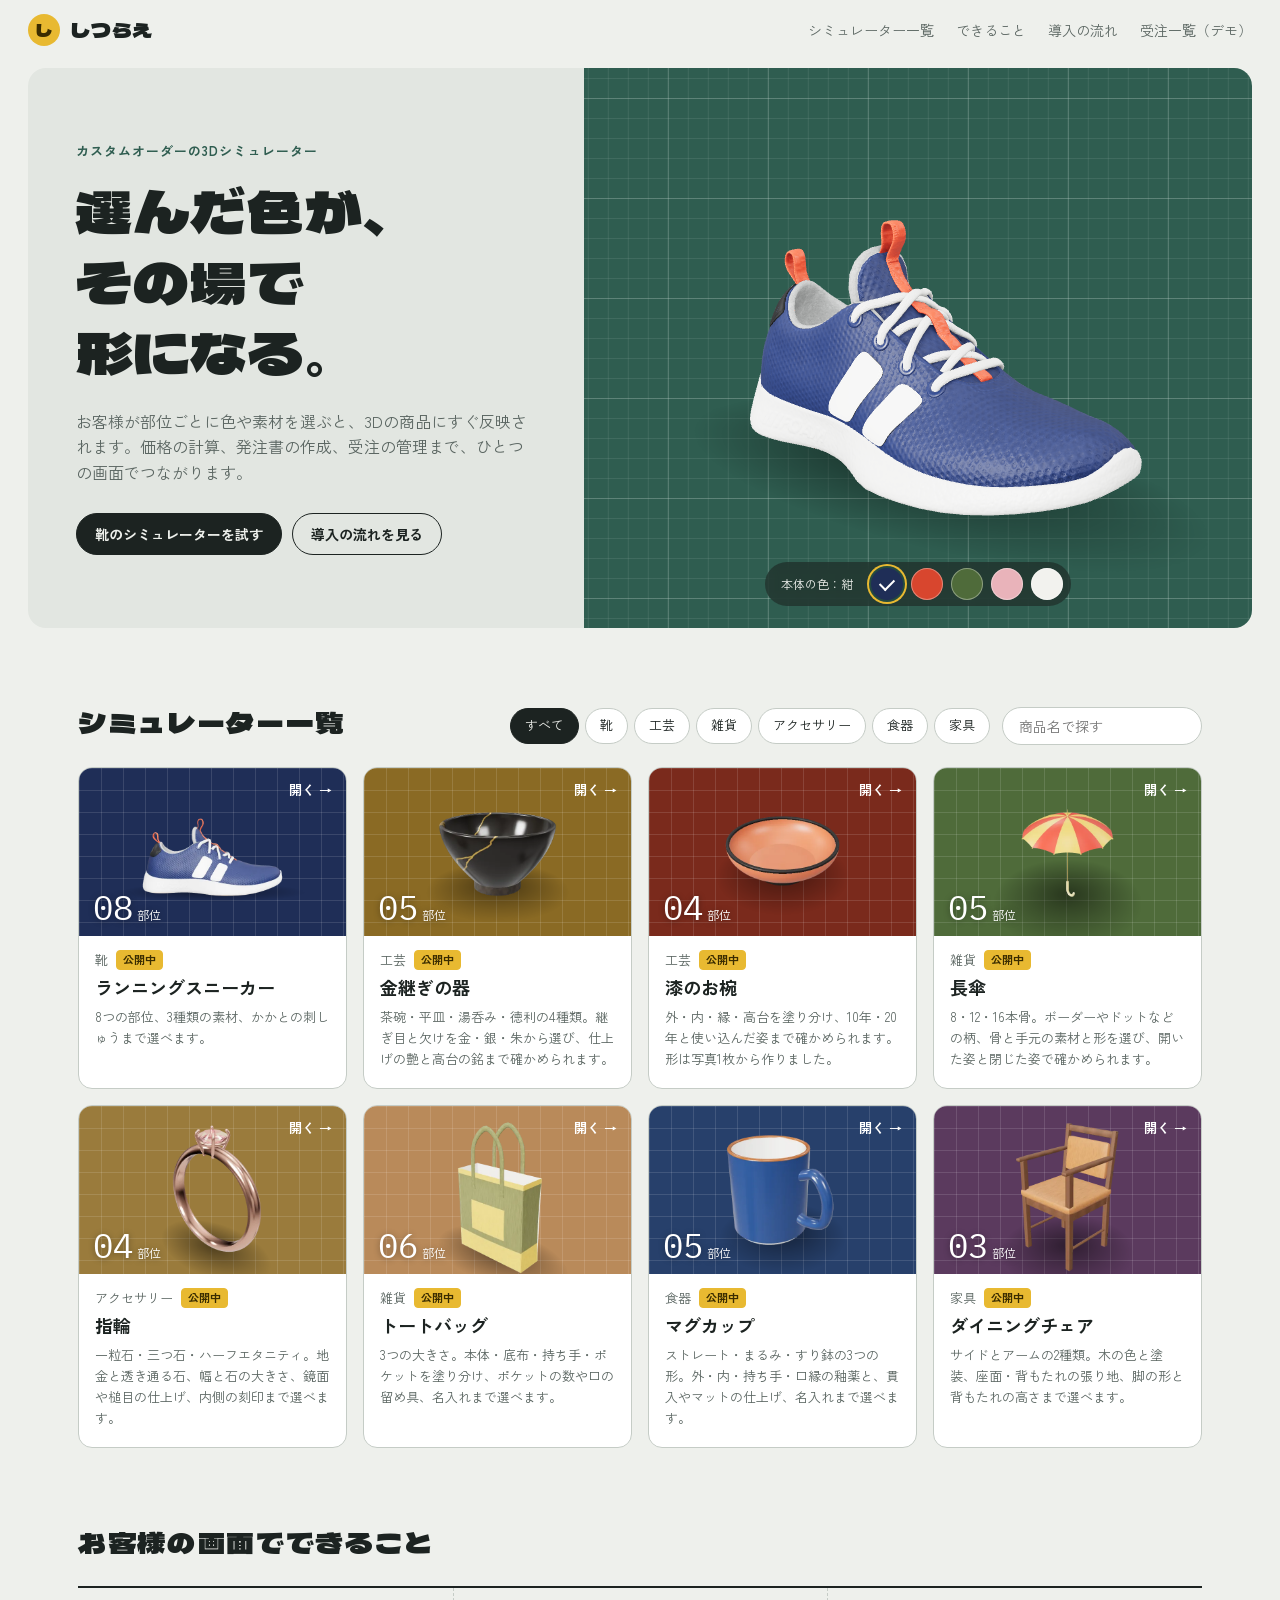
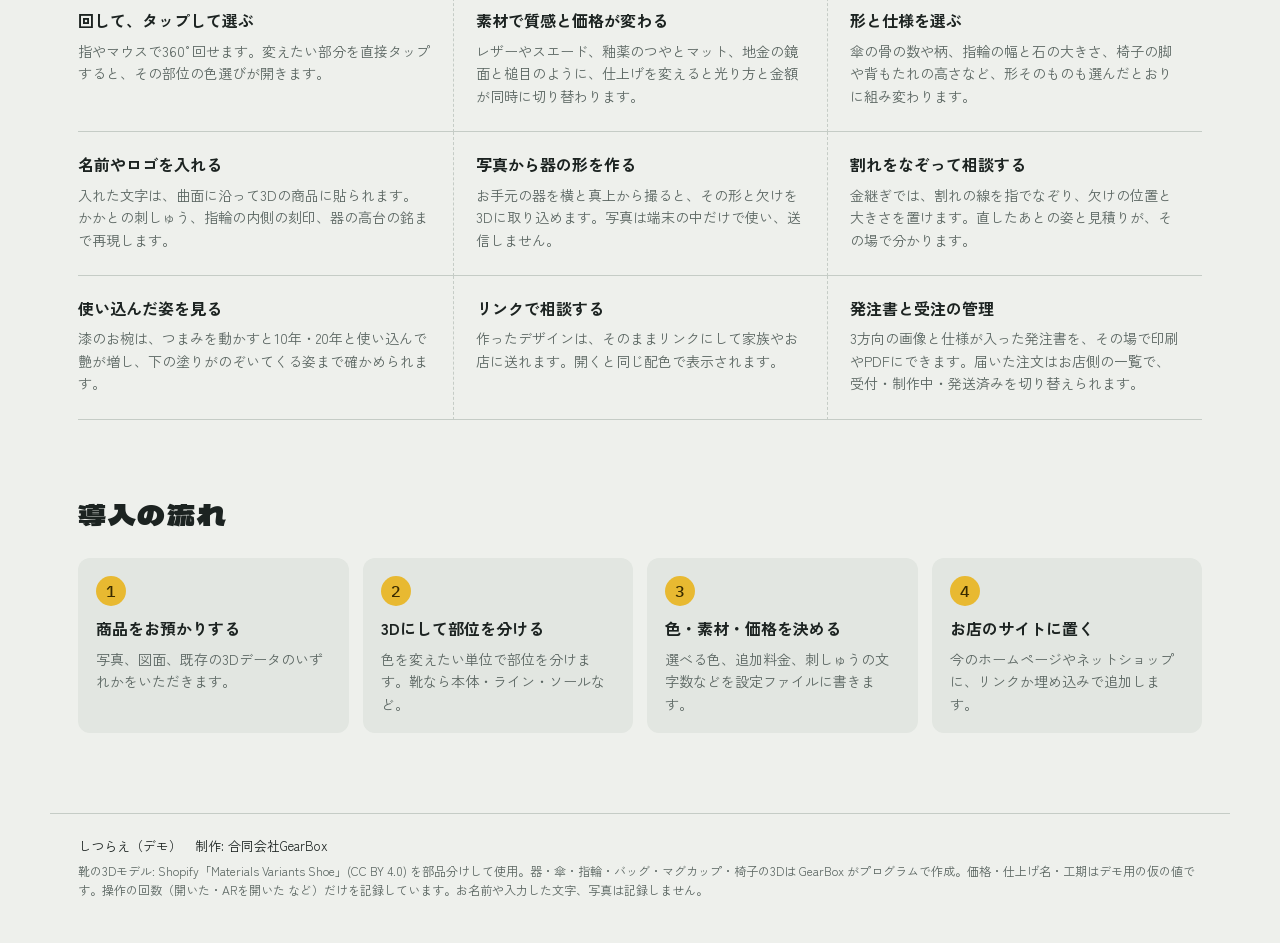
<file: index.html>
<!doctype html>
<html lang="ja">
<head>
<meta charset="utf-8">
<meta name="viewport" content="width=device-width, initial-scale=1">
<title>しつらえ｜カスタムオーダーの3Dシミュレーター</title>
<meta name="description" content="色や素材を選ぶと、その場で3Dに反映。価格の計算から発注書まで出せる、カスタムオーダー用のシミュレーターです。">
<meta property="og:type" content="website">
<meta property="og:site_name" content="しつらえ">
<meta property="og:title" content="しつらえ｜カスタムオーダーの3Dシミュレーター">
<meta property="og:description" content="靴・器・漆・傘・指輪・バッグ・マグ・椅子。色や素材を選ぶと、その場で3Dに反映。ARで実物大にも置けます。">
<meta property="og:url" content="https://gearbox00.github.io/shitsurae/">
<meta property="og:image" content="https://gearbox00.github.io/shitsurae/assets/og/top.jpg">
<meta property="og:image:width" content="1200">
<meta property="og:image:height" content="630">
<meta name="twitter:card" content="summary_large_image">
<link rel="preconnect" href="https://fonts.googleapis.com">
<link rel="preconnect" href="https://fonts.gstatic.com" crossorigin>
<link href="https://fonts.googleapis.com/css2?family=Dela+Gothic+One&family=IBM+Plex+Mono:wght@400;500&family=Zen+Kaku+Gothic+New:wght@400;500;700&display=swap" rel="stylesheet">
<link rel="stylesheet" href="css/base.css">
<link rel="stylesheet" href="css/top.css">
<script type="importmap">{"imports":{"three":"./vendor/three/three.module.js","three/addons/":"./vendor/three/addons/"}}</script>
</head>
<body>
<header class="tbar">
  <a class="brand" href="index.html"><span class="brand-mark">し</span>しつらえ</a>
  <nav class="tnav" aria-label="ページ内">
    <a href="#gallery">シミュレーター一覧</a>
    <a href="#features">できること</a>
    <a href="#flow">導入の流れ</a>
    <a href="admin.html">受注一覧（デモ）</a>
  </nav>
</header>

<main>
  <section class="hero">
    <div class="hero-copy">
      <p class="eyebrow">カスタムオーダーの3Dシミュレーター</p>
      <h1>選んだ色が、<br>その場で<span class="nowrap">形になる。</span></h1>
      <p class="lead">お客様が部位ごとに色や素材を選ぶと、3Dの商品にすぐ反映されます。価格の計算、発注書の作成、受注の管理まで、ひとつの画面でつながります。</p>
      <div class="hero-cta">
        <a class="btn primary" href="simulator.html?p=shoe">靴のシミュレーターを試す</a>
        <a class="btn ghost" href="#flow">導入の流れを見る</a>
      </div>
    </div>
    <figure class="hero-stage" id="heroStage">
      <div class="hero-loading" id="heroLoading">3Dモデルを読み込んでいます</div>
      <figcaption class="hero-swatches" role="group" aria-label="本体の色を試す">
        <span id="heroColorName">本体の色：紺</span>
        <button type="button" data-hex="#1f2e57" aria-label="紺" style="--c:#1f2e57" aria-pressed="true"></button>
        <button type="button" data-hex="#d8462e" aria-label="朱" style="--c:#d8462e"></button>
        <button type="button" data-hex="#4f6b3a" aria-label="苔" style="--c:#4f6b3a"></button>
        <button type="button" data-hex="#e9b3ba" aria-label="桜" style="--c:#e9b3ba" class="light"></button>
        <button type="button" data-hex="#f2f2ee" aria-label="雪" style="--c:#f2f2ee" class="light"></button>
      </figcaption>
    </figure>
  </section>

  <section class="gallery" id="gallery">
    <div class="sec-head">
      <h2>シミュレーター一覧</h2>
      <div class="filters">
        <div class="cats" role="group" aria-label="分類で絞り込む" id="cats"></div>
        <input type="search" id="q" placeholder="商品名で探す" aria-label="商品名で探す">
      </div>
    </div>
    <div class="cards" id="cards"></div>
    <p class="empty" id="empty" hidden>条件に合うシミュレーターがありません。分類を「すべて」に戻すか、別の言葉で探してください。</p>
  </section>

  <section class="features" id="features">
    <h2>お客様の画面でできること</h2>
    <ul class="feat-list">
      <li><h3>回して、タップして選ぶ</h3><p>指やマウスで360°回せます。変えたい部分を直接タップすると、その部位の色選びが開きます。</p></li>
      <li><h3>素材で質感と価格が変わる</h3><p>レザーやスエード、釉薬のつやとマット、地金の鏡面と槌目のように、仕上げを変えると光り方と金額が同時に切り替わります。</p></li>
      <li><h3>形と仕様を選ぶ</h3><p>傘の骨の数や柄、指輪の幅と石の大きさ、椅子の脚や背もたれの高さなど、形そのものも選んだとおりに組み変わります。</p></li>
      <li><h3>名前やロゴを入れる</h3><p>入れた文字は、曲面に沿って3Dの商品に貼られます。かかとの刺しゅう、指輪の内側の刻印、器の高台の銘まで再現します。</p></li>
      <li><h3>写真から器の形を作る</h3><p>お手元の器を横と真上から撮ると、その形と欠けを3Dに取り込めます。写真は端末の中だけで使い、送信しません。</p></li>
      <li><h3>割れをなぞって相談する</h3><p>金継ぎでは、割れの線を指でなぞり、欠けの位置と大きさを置けます。直したあとの姿と見積りが、その場で分かります。</p></li>
      <li><h3>使い込んだ姿を見る</h3><p>漆のお椀は、つまみを動かすと10年・20年と使い込んで艶が増し、下の塗りがのぞいてくる姿まで確かめられます。</p></li>
      <li><h3>リンクで相談する</h3><p>作ったデザインは、そのままリンクにして家族やお店に送れます。開くと同じ配色で表示されます。</p></li>
      <li><h3>発注書と受注の管理</h3><p>3方向の画像と仕様が入った発注書を、その場で印刷やPDFにできます。届いた注文はお店側の一覧で、受付・制作中・発送済みを切り替えられます。</p></li>
    </ul>
  </section>

  <section class="flow" id="flow">
    <h2>導入の流れ</h2>
    <ol class="flow-list">
      <li><h3>商品をお預かりする</h3><p>写真、図面、既存の3Dデータのいずれかをいただきます。</p></li>
      <li><h3>3Dにして部位を分ける</h3><p>色を変えたい単位で部位を分けます。靴なら本体・ライン・ソールなど。</p></li>
      <li><h3>色・素材・価格を決める</h3><p>選べる色、追加料金、刺しゅうの文字数などを設定ファイルに書きます。</p></li>
      <li><h3>お店のサイトに置く</h3><p>今のホームページやネットショップに、リンクか埋め込みで追加します。</p></li>
    </ol>
  </section>
</main>

<footer class="tfoot">
  <p>しつらえ（デモ）　制作: 合同会社GearBox</p>
  <p class="note">靴の3Dモデル: Shopify「Materials Variants Shoe」(CC BY 4.0) を部品分けして使用。器・傘・指輪・バッグ・マグカップ・椅子の3Dは GearBox がプログラムで作成。価格・仕上げ名・工期はデモ用の仮の値です。操作の回数（開いた・ARを開いた など）だけを記録しています。お名前や入力した文字、写真は記録しません。</p>
</footer>

<script type="module">
import { Viewer } from './js/viewer.js';
import { track } from './js/track.js';
track('view', 'top');

const ITEMS = [
  { id: 'shoe', name: 'ランニングスニーカー', cat: '靴', status: 'open', parts: 8, desc: '8つの部位、3種類の素材、かかとの刺しゅうまで選べます。', tone: '#1f2e57' },
  { id: 'kintsugi', name: '金継ぎの器', cat: '工芸', status: 'open', parts: 5, desc: '茶碗・平皿・湯呑み・徳利の4種類。継ぎ目と欠けを金・銀・朱から選び、仕上げの艶と高台の銘まで確かめられます。', tone: '#8a6a24' },
  { id: 'urushi', name: '漆のお椀', cat: '工芸', status: 'open', parts: 4, desc: '外・内・縁・高台を塗り分け、10年・20年と使い込んだ姿まで確かめられます。形は写真1枚から作りました。', tone: '#7a2a1c' },
  { id: 'umbrella', name: '長傘', cat: '雑貨', status: 'open', parts: 5, desc: '8・12・16本骨。ボーダーやドットなどの柄、骨と手元の素材と形を選び、開いた姿と閉じた姿で確かめられます。', tone: '#4f6b3a' },
  { id: 'ring', name: '指輪', cat: 'アクセサリー', status: 'open', parts: 4, desc: '一粒石・三つ石・ハーフエタニティ。地金と透き通る石、幅と石の大きさ、鏡面や槌目の仕上げ、内側の刻印まで選べます。', tone: '#9a7b3c' },
  { id: 'tote', name: 'トートバッグ', cat: '雑貨', status: 'open', parts: 6, desc: '3つの大きさ。本体・底布・持ち手・ポケットを塗り分け、ポケットの数や口の留め具、名入れまで選べます。', tone: '#b98a5a' },
  { id: 'mug', name: 'マグカップ', cat: '食器', status: 'open', parts: 5, desc: 'ストレート・まるみ・すり鉢の3つの形。外・内・持ち手・口縁の釉薬と、貫入やマットの仕上げ、名入れまで選べます。', tone: '#27406b' },
  { id: 'chair', name: 'ダイニングチェア', cat: '家具', status: 'open', parts: 3, desc: 'サイドとアームの2種類。木の色と塗装、座面・背もたれの張り地、脚の形と背もたれの高さまで選べます。', tone: '#5b3a5e' },
];
const CATS = ['すべて', ...new Set(ITEMS.map(i => i.cat))];
let cat = 'すべて';
const $ = id => document.getElementById(id);
const esc = s => String(s).replace(/[&<>"']/g, c => ({ '&': '&amp;', '<': '&lt;', '>': '&gt;', '"': '&quot;', "'": '&#39;' }[c]));

function renderCats() {
  $('cats').innerHTML = CATS.map(c => `<button type="button" aria-pressed="${c === cat}">${esc(c)}</button>`).join('');
  $('cats').querySelectorAll('button').forEach(b => b.addEventListener('click', () => { cat = b.textContent; renderCats(); renderCards(); }));
}
function renderCards() {
  const q = $('q').value.trim();
  const list = ITEMS.filter(i => (cat === 'すべて' || i.cat === cat) && (!q || i.name.includes(q) || i.cat.includes(q)));
  $('empty').hidden = list.length > 0;
  $('cards').innerHTML = list.map(i => {
    const open = i.status === 'open';
    const tag = open ? '<span class="tag open">公開中</span>' : '<span class="tag">準備中</span>';
    const inner = `
      <div class="card-swatch" style="--tone:${i.tone}">
        ${open ? `<img src="assets/thumbs/${esc(i.id)}.webp" alt="" loading="lazy" width="720" height="480">` : ''}
        <span class="mono">${String(i.parts).padStart(2, '0')}<small>部位</small></span>
      </div>
      <div class="card-body">
        <p class="card-cat">${esc(i.cat)} ${tag}</p>
        <h3>${esc(i.name)}</h3>
        <p>${esc(i.desc)}</p>
      </div>`;
    return open
      ? `<a class="card" href="simulator.html?p=${i.id}">${inner}<span class="card-go">開く →</span></a>`
      : `<div class="card soon" aria-disabled="true">${inner}</div>`;
  }).join('');
}
$('q').addEventListener('input', renderCards);
renderCats(); renderCards();

// ヒーローの3D（色を少しだけ試せる）
(async () => {
  try {
    const P = await (await fetch('products/shoe.json')).json();
    const v = new Viewer($('heroStage'), P);
    await v.init();
    v.controls.enableZoom = false;
    v.camera.position.set(2.4, 0.9, 2.6);
    const pal = id => P.palettes[P.parts.find(p => p.id === id).palette];
    P.parts.forEach(pt => {
      const c = pal(pt.id).find(c => c.id === pt.default);
      v.setPart(pt.index, c.hex, pt.materials ? P.materials.mesh : null);
    });
    v.setAutoRotate(!matchMedia('(prefers-reduced-motion: reduce)').matches);
    v.controls.autoRotate = v.autoRotateAllowed;
    $('heroLoading').hidden = true;
    document.querySelectorAll('.hero-swatches button').forEach(b => b.addEventListener('click', () => {
      v.setPart(0, b.dataset.hex);
      document.querySelectorAll('.hero-swatches button').forEach(x => x.setAttribute('aria-pressed', x === b));
      $('heroColorName').textContent = `本体の色：${b.getAttribute('aria-label')}`;
    }));
  } catch (e) {
    console.error(e);
    $('heroLoading').textContent = '3Dを表示できませんでした。シミュレーターのページで改めてお試しください。';
  }
  document.body.dataset.ready = '1';
})();
</script>
</body>
</html>
</file>
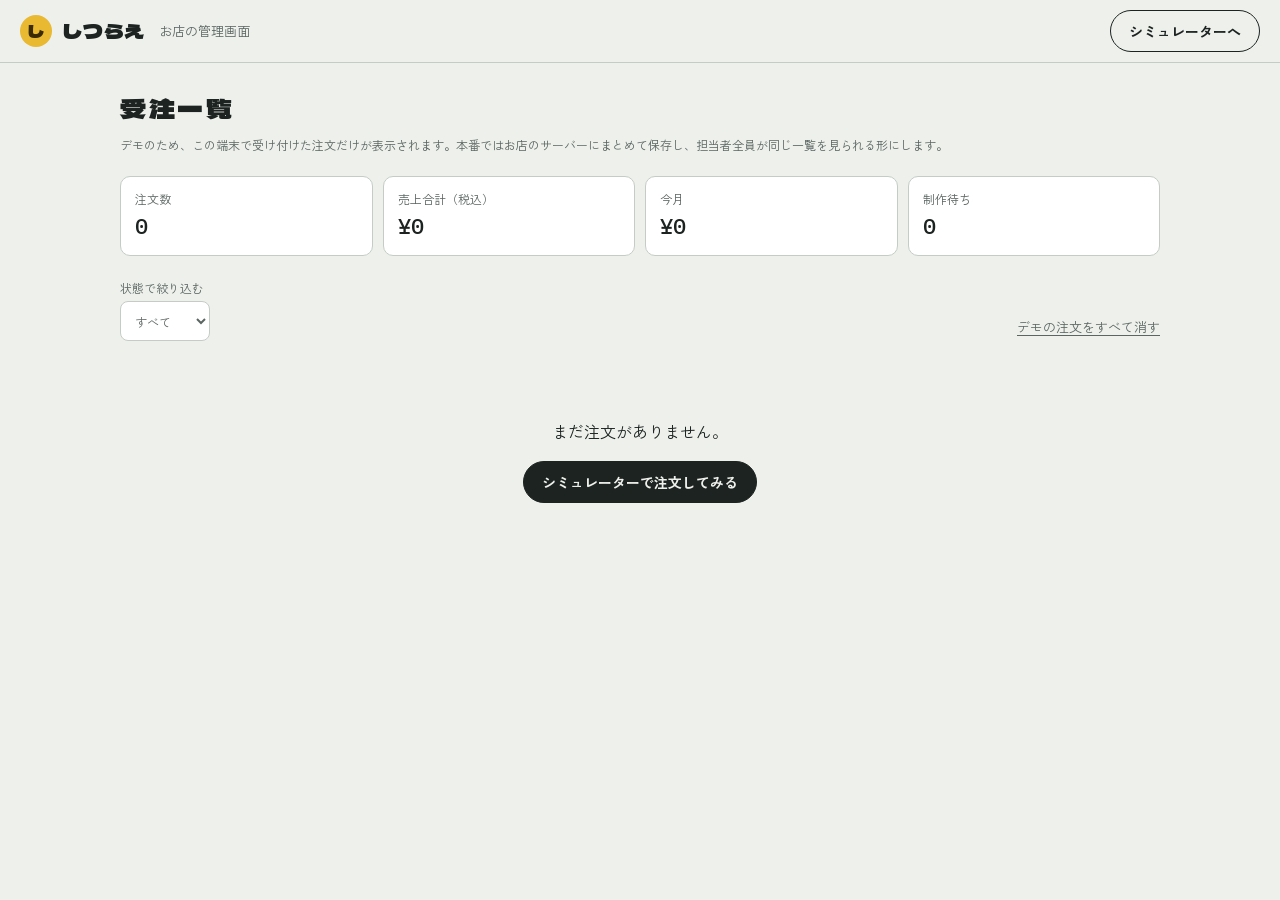
<file: admin.html>
<!doctype html>
<html lang="ja">
<head>
<meta charset="utf-8">
<meta name="viewport" content="width=device-width, initial-scale=1">
<title>受注一覧｜しつらえ</title>
<link rel="preconnect" href="https://fonts.googleapis.com">
<link rel="preconnect" href="https://fonts.gstatic.com" crossorigin>
<link href="https://fonts.googleapis.com/css2?family=Dela+Gothic+One&family=IBM+Plex+Mono:wght@400;500&family=Zen+Kaku+Gothic+New:wght@400;500;700&display=swap" rel="stylesheet">
<link rel="stylesheet" href="css/base.css">
<link rel="stylesheet" href="css/admin.css">
</head>
<body>
<header class="abar">
  <a class="brand" href="index.html"><span class="brand-mark">し</span>しつらえ</a>
  <span class="abar-label">お店の管理画面</span>
  <a class="btn ghost" href="simulator.html?p=shoe">シミュレーターへ</a>
</header>
<main class="admin">
  <div class="admin-head">
    <h1>受注一覧</h1>
    <p class="note">デモのため、この端末で受け付けた注文だけが表示されます。本番ではお店のサーバーにまとめて保存し、担当者全員が同じ一覧を見られる形にします。</p>
  </div>
  <section class="stats" aria-label="集計">
    <div class="stat"><span>注文数</span><strong class="mono" id="sCount">0</strong></div>
    <div class="stat"><span>売上合計（税込）</span><strong class="mono" id="sSum">¥0</strong></div>
    <div class="stat"><span>今月</span><strong class="mono" id="sMonth">¥0</strong></div>
    <div class="stat"><span>制作待ち</span><strong class="mono" id="sTodo">0</strong></div>
  </section>
  <div class="filters">
    <label>状態で絞り込む
      <select id="fStatus"><option value="">すべて</option><option>受付</option><option>制作中</option><option>発送済み</option></select>
    </label>
    <button class="link" id="clearBtn" type="button">デモの注文をすべて消す</button>
  </div>
  <div id="list" class="orders"></div>
  <div id="empty" class="empty" hidden>
    <p>まだ注文がありません。</p>
    <a class="btn primary" href="simulator.html?p=shoe">シミュレーターで注文してみる</a>
  </div>
</main>
<script type="module">
import { store, yen, safeImg } from './js/store.js';
const $ = id => document.getElementById(id);
const esc = s => String(s).replace(/[&<>"']/g, c => ({ '&': '&amp;', '<': '&lt;', '>': '&gt;', '"': '&quot;', "'": '&#39;' }[c]));
const STATUSES = ['受付', '制作中', '発送済み'];

function render() {
  const all = store.orders();
  const now = new Date();
  $('sCount').textContent = all.length;
  $('sSum').textContent = yen(all.reduce((a, o) => a + o.total, 0));
  $('sMonth').textContent = yen(all.filter(o => { const d = new Date(o.at); return d.getFullYear() === now.getFullYear() && d.getMonth() === now.getMonth(); }).reduce((a, o) => a + o.total, 0));
  $('sTodo').textContent = all.filter(o => o.status !== '発送済み').length;
  const f = $('fStatus').value;
  const list = f ? all.filter(o => o.status === f) : all;
  $('empty').hidden = all.length > 0;
  $('list').innerHTML = '';
  if (all.length && !list.length) $('list').innerHTML = '<p class="note">この状態の注文はありません。</p>';
  list.forEach(o => {
    const d = new Date(o.at);
    const el = document.createElement('details');
    el.className = 'order-row';
    el.innerHTML = `
      <summary>
        <img src="${safeImg(o.thumb)}" alt="">
        <span class="o-main"><span class="mono o-no">${esc(o.no)}</span><span class="o-name">${esc(o.name)} 様</span></span>
        <span class="o-meta">${esc(o.productName)}<br>${esc(o.size)} × ${esc(o.qty)}</span>
        <span class="o-date mono">${d.toLocaleDateString('ja-JP')} ${d.toLocaleTimeString('ja-JP', { hour: '2-digit', minute: '2-digit' })}</span>
        <strong class="mono o-total">${yen(o.total)}</strong>
        <select class="o-status" aria-label="${esc(o.no)}の状態">${STATUSES.map(s => `<option ${s === o.status ? 'selected' : ''}>${s}</option>`).join('')}</select>
      </summary>
      <div class="o-detail">
        <table>${o.spec.map(([k, v]) => `<tr><th>${esc(k)}</th><td>${esc(v)}</td></tr>`).join('')}</table>
        <p class="note">連絡先: ${esc(o.mail)}</p>
        <a class="btn ghost" href="simulator.html?p=${encodeURIComponent(o.product)}#d=${encodeState(o.state)}">このデザインを開く</a>
      </div>`;
    const sel = el.querySelector('.o-status');
    sel.addEventListener('click', e => e.stopPropagation());
    sel.addEventListener('change', () => { store.updateOrder(o.no, { status: sel.value }); render(); });
    $('list').appendChild(el);
  });
}
function encodeState(state) {
  const bytes = new TextEncoder().encode(JSON.stringify(state));
  return btoa(String.fromCharCode(...bytes)).replace(/\+/g, '-').replace(/\//g, '_').replace(/=+$/, '');
}
$('fStatus').addEventListener('change', render);
$('clearBtn').addEventListener('click', () => { if (confirm('この端末に記録したデモの注文をすべて消します。よろしいですか。')) { store.clearOrders(); render(); } });
render();
document.body.dataset.ready = '1';
</script>
</body>
</html>
</file>
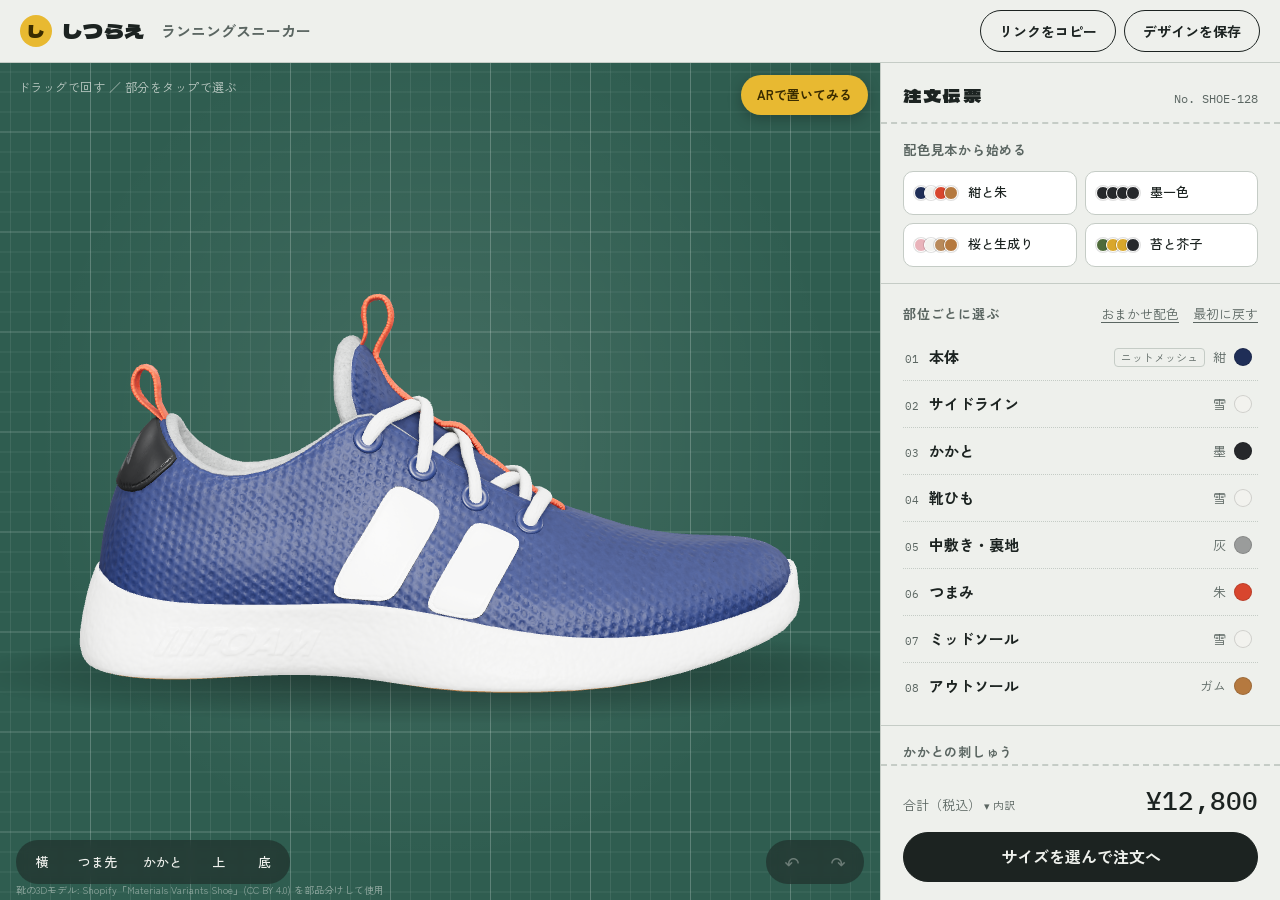
<file: simulator.html>
<!doctype html>
<html lang="ja">
<head>
<meta charset="utf-8">
<meta name="viewport" content="width=device-width, initial-scale=1, viewport-fit=cover">
<title>シミュレーター｜しつらえ</title>
<meta name="description" content="色や素材を選ぶと、その場で3Dに反映。価格の計算から発注書まで出せる、カスタムオーダー用のシミュレーターです。">
<meta property="og:type" content="website">
<meta property="og:site_name" content="しつらえ">
<meta property="og:title" content="しつらえ｜カスタムオーダーの3Dシミュレーター">
<meta property="og:description" content="色や素材を選ぶと、その場で3Dに反映。ARで実物大にも置けます。">
<meta property="og:image" content="https://gearbox00.github.io/shitsurae/assets/og/top.jpg">
<meta name="twitter:card" content="summary_large_image">
<link rel="preconnect" href="https://fonts.googleapis.com">
<link rel="preconnect" href="https://fonts.gstatic.com" crossorigin>
<link href="https://fonts.googleapis.com/css2?family=Caveat&family=Dela+Gothic+One&family=Shippori+Mincho:wght@700&family=Yuji+Syuku&family=IBM+Plex+Mono:wght@400;500&family=Zen+Kaku+Gothic+New:wght@400;500;700&display=swap" rel="stylesheet">
<link rel="stylesheet" href="css/base.css">
<link rel="stylesheet" href="css/sim.css">
<script type="importmap">{"imports":{"three":"./vendor/three/three.module.js","three/addons/":"./vendor/three/addons/"}}</script>
</head>
<body class="sim">
<header class="bar">
  <a class="brand" href="index.html" aria-label="しつらえ トップへ"><span class="brand-mark">し</span>しつらえ</a>
  <p class="bar-title" id="productName">読み込み中</p>
  <div class="bar-actions">
    <button class="btn ghost" id="shareBtn" type="button">リンクをコピー</button>
    <button class="btn ghost" id="saveBtn" type="button">デザインを保存</button>
  </div>
</header>

<main class="layout">
  <section class="stage" id="stage" aria-label="3Dプレビュー">
    <div class="stage-loading" id="loading">3Dモデルを読み込んでいます</div>
    <div class="tip" id="tip" hidden></div>
    <p class="stage-hint">ドラッグで回す ／ 部分をタップで選ぶ</p>
    <div class="views" id="views" role="group" aria-label="向きを変える"></div>
    <div class="edit-bar" id="editBar" hidden>
      <div class="edit-modes" role="group" aria-label="割れの編集">
        <button type="button" data-edit="rotate" aria-pressed="false">回す</button>
        <button type="button" data-edit="trace" aria-pressed="false">割れをなぞる</button>
        <button type="button" data-edit="chip" aria-pressed="false">欠けを置く</button>
        <button type="button" data-edit="erase" aria-pressed="false">消す</button>
      </div>
      <div class="chip-sizes" id="chipSizes" role="group" aria-label="欠けの大きさ" hidden>
        <span>大きさ</span>
        <button type="button" data-size="0" aria-pressed="false">小</button>
        <button type="button" data-size="1" aria-pressed="true">中</button>
        <button type="button" data-size="2" aria-pressed="false">大</button>
      </div>
      <p class="edit-hint" id="editHint"></p>
      <button type="button" class="edit-done" id="editDone">完了</button>
    </div>
    <button type="button" class="ar-btn" id="arBtn">ARで置いてみる</button>
    <div class="history" role="group" aria-label="操作の取り消し">
      <button type="button" id="undoBtn" aria-label="ひとつ戻す" title="ひとつ戻す">↶</button>
      <button type="button" id="redoBtn" aria-label="やり直す" title="やり直す">↷</button>
    </div>
  </section>

  <aside class="slip" aria-label="注文伝票">
    <div class="slip-head">
      <span class="slip-label">注文伝票</span>
      <span class="slip-no mono" id="slipNo"></span>
    </div>

    <section class="slip-sec shape" id="shapeSec" hidden>
      <h2 class="sec-title">写真から器の形を作る</h2>
      <p class="shape-status" id="shapeStatus">見本の形</p>
      <div class="shape-actions">
        <label class="btn ghost small" for="photoInput">写真を選ぶ</label>
        <input type="file" id="photoInput" accept="image/*" hidden>
        <button class="link" id="shapeSample" type="button">見本の写真で試す</button>
        <button class="link" id="shapeReset" type="button" hidden>見本の形に戻す</button>
      </div>
      <div class="plan-row" id="planRow" hidden>
        <p class="shape-status" id="planStatus">丸い外形</p>
        <div class="shape-actions">
          <label class="btn ghost small" for="planInput">真上の写真を選ぶ</label>
          <input type="file" id="planInput" accept="image/*" hidden>
          <button class="link" id="planSample" type="button">見本の写真で試す</button>
          <button class="link" id="planReset" type="button" hidden>丸い外形に戻す</button>
        </div>
        <p class="note">楕円や木の葉形など、丸くない器は真上から撮った写真で外形を合わせます。欠けた所も写真から取り込みます。</p>
        <p class="err" id="planErr" role="alert"></p>
      </div>
      <p class="tips-title">撮り方のこつ</p>
      <ol class="shoot-tips">
        <li>器の真横から、少しだけ見下ろして撮る</li>
        <li>口の両端と高台まで、器全体を写真に収める</li>
        <li>スマホを傾けず、まっすぐ構える</li>
        <li>背景は器と違う色にする（白い器なら暗い布、黒い器なら明るい紙）</li>
        <li id="tipBroken" hidden>一部が割れて無い器は、残っている口縁が左右いっぱいに写る向きで撮る</li>
        <li id="tipPlan" hidden>真上の写真は、器の真上からまっすぐ、器全体が入るように撮る</li>
      </ol>
      <p class="note">写真はこの端末の中だけで使い、どこにも送信しません。</p>
      <p class="err" id="shapeErr" role="alert"></p>
    </section>

    <section class="slip-sec" id="defectSec" hidden>
      <h2 class="sec-title">割れと欠け</h2>
      <p class="shape-status" id="defectStatus"></p>
      <div class="shape-actions">
        <button class="btn ghost small" id="traceBtn" type="button">割れをなぞる</button>
        <button class="link" id="defectSample" type="button" hidden>見本の割れに戻す</button>
        <button class="link" id="defectClear" type="button">全部消す</button>
      </div>
      <p class="note" id="defectNote"></p>
    </section>

    <section class="slip-sec" id="variantSec" hidden>
      <h2 class="sec-title" id="variantTitle">種類</h2>
      <div class="variants" id="variants" role="radiogroup" aria-labelledby="variantTitle"></div>
    </section>

    <section class="slip-sec" id="optionSec" hidden>
      <h2 class="sec-title">形と仕様</h2>
      <div id="options"></div>
    </section>

    <section class="slip-sec">
      <h2 class="sec-title">配色見本から始める</h2>
      <div class="presets" id="presets"></div>
    </section>

    <section class="slip-sec age" id="ageSec" hidden>
      <div class="sec-row">
        <h2 class="sec-title" id="ageTitle">使い込んだ姿を見る</h2>
        <strong class="age-label" id="ageLabel" aria-live="polite">新品</strong>
      </div>
      <input type="range" id="ageRange" min="0" max="100" step="1" value="0" aria-labelledby="ageTitle">
      <div class="age-ticks" id="ageTicks" aria-hidden="true"></div>
      <p class="note" id="ageNote"></p>
    </section>

    <section class="slip-sec">
      <div class="sec-row">
        <h2 class="sec-title">部位ごとに選ぶ</h2>
        <span class="sec-links">
          <button class="link" id="shuffleBtn" type="button">おまかせ配色</button>
          <button class="link" id="resetBtn" type="button">最初に戻す</button>
        </span>
      </div>
      <ol class="parts" id="parts"></ol>
    </section>

    <section class="slip-sec" id="textSec">
      <h2 class="sec-title" id="textTitle">刺しゅう</h2>
      <div class="text-row">
        <input id="textInput" type="text" autocomplete="off" placeholder="例: KEI 2026">
        <span class="count mono" id="textCount"></span>
      </div>
      <div class="text-opts">
        <div class="seg" id="fontSeg" role="radiogroup" aria-label="書体"></div>
        <div class="chips" id="textColors" role="radiogroup" aria-label="糸の色"></div>
      </div>
      <p class="note" id="textNote"></p>
    </section>

    <section class="slip-sec" id="savedSec" hidden>
      <h2 class="sec-title">保存したデザイン</h2>
      <div class="saved" id="saved"></div>
      <button class="btn ghost small compare-btn" id="compareBtn" type="button" hidden>並べて比べる</button>
    </section>

    <footer class="slip-foot">
      <details class="breakdown">
        <summary><span>合計（税込）</span><strong class="mono total" id="total">¥0</strong></summary>
        <ul class="lines mono" id="lines"></ul>
      </details>
      <button class="btn primary wide" id="orderBtn" type="button">サイズを選んで注文へ</button>
    </footer>
  </aside>
</main>

<dialog class="order" id="orderDlg" aria-labelledby="orderTitle">
  <form method="dialog" class="order-inner" id="orderForm">
    <header class="order-head">
      <h2 id="orderTitle">発注書</h2>
      <button class="close" value="cancel" formnovalidate aria-label="閉じる">×</button>
    </header>
    <div class="order-body">
      <div class="shots" id="shots"></div>
      <table class="spec" id="spec"></table>
      <div class="fields">
        <label><span id="sizeLabel">サイズ</span><select id="sizeSel" required></select></label>
        <label>数量<input id="qtyInput" type="number" min="1" max="20" value="1" required></label>
        <label>お名前<input id="nameInput" type="text" autocomplete="name" required placeholder="山田 花子"></label>
        <label>メールアドレス<input id="mailInput" type="email" autocomplete="email" required placeholder="hanako@example.com"></label>
      </div>
      <p class="note order-note" id="orderNote" hidden></p>
      <p class="note">デモのため、本当のお名前やメールアドレスは入力しないでください。注文の内容はこの端末の中にだけ記録され、どこにも送信されません（注文した回数だけを数えています）。記録は<a href="admin.html">受注一覧</a>で確認できます。</p>
      <p class="err" id="orderErr" role="alert"></p>
    </div>
    <footer class="order-foot">
      <span class="mono order-total" id="orderTotal"></span>
      <button class="btn ghost" type="button" id="printBtn">発注書を印刷</button>
      <button class="btn primary" type="button" id="submitBtn">この内容で注文する</button>
    </footer>
  </form>
</dialog>

<dialog class="photo" id="photoDlg" aria-labelledby="photoTitle">
  <div class="photo-inner">
    <header class="order-head">
      <h2 id="photoTitle">印を器に合わせる</h2>
      <button class="close" type="button" onclick="this.closest('dialog').close()" aria-label="閉じる">×</button>
    </header>
    <div class="photo-body">
      <div class="photo-stage" id="photoStage"><canvas id="photoCanvas"></canvas></div>
      <div class="photo-side">
        <p class="note">番号の印を、写真の器の同じ場所までドラッグしてください。黄色の点線が、3Dにしたときの輪郭です。器の輪郭に重なれば合っています。</p>
        <ol class="photo-legend" id="photoLegend"></ol>
        <label class="rim-field">口径（cm）<input type="number" id="rimInput" min="6" max="40" step="0.5" value="12"></label>
        <p class="note">写真だけでは実際の大きさが分からないため、口の直径を入れてください。</p>
        <p class="shape-nums mono" id="shapeNums"></p>
        <p class="err" id="photoErr" role="alert"></p>
      </div>
    </div>
    <footer class="order-foot">
      <button class="btn ghost" type="button" id="autoBtn">自動で置き直す</button>
      <button class="btn primary" type="button" id="applyShape">この形で3Dを作る</button>
    </footer>
  </div>
</dialog>

<dialog class="photo" id="planDlg" aria-labelledby="planTitle">
  <div class="photo-inner">
    <header class="order-head">
      <h2 id="planTitle">外形を器に合わせる</h2>
      <button class="close" type="button" onclick="this.closest('dialog').close()" aria-label="閉じる">×</button>
    </header>
    <div class="photo-body">
      <div class="photo-stage" id="planStage"><canvas id="planCanvas"></canvas></div>
      <div class="photo-side">
        <p class="note">黄色の線が、3Dにする外形です。ずれている所は、線の上の丸い印をドラッグして器の縁に合わせてください。</p>
        <p class="note">水色の所は、欠けとして金や漆で埋める所です。欠けで元の形が分からない所は、前後の丸みから補っています。</p>
        <label class="check-field"><input type="checkbox" id="planChipOn" checked> へこんだ所を欠けにする</label>
        <p class="note">大きさは、横の写真か器の種類の口径に合わせます。</p>
        <p class="shape-nums mono" id="planNums"></p>
      </div>
    </div>
    <footer class="order-foot">
      <button class="btn ghost" type="button" id="planAuto">自動で合わせ直す</button>
      <button class="btn primary" type="button" id="planApply">この外形で3Dを作る</button>
    </footer>
  </div>
</dialog>

<dialog class="photo ar-dlg" id="arDlg" aria-labelledby="arTitle">
  <div class="photo-inner">
    <header class="order-head">
      <h2 id="arTitle">ARで部屋に置いてみる</h2>
      <button class="close" type="button" onclick="this.closest('dialog').close()" aria-label="閉じる">×</button>
    </header>
    <div class="ar-body">
      <div class="ar-stage" id="arStage"></div>
      <p class="note" id="arStatus" role="status"></p>
      <p class="note">選んだ配色のまま、実物の大きさで表示します。ARのファイルはこの端末の中で作り、どこにも送信しません。</p>
    </div>
  </div>
</dialog>

<dialog class="photo compare-dlg" id="compareDlg" aria-labelledby="compareTitle">
  <div class="photo-inner">
    <header class="order-head">
      <h2 id="compareTitle">デザインを比べる</h2>
      <button class="close" type="button" onclick="this.closest('dialog').close()" aria-label="閉じる">×</button>
    </header>
    <div class="compare-body">
      <p class="note">新しく保存した順に、最大4案を並べています。違う所に色を付けています。</p>
      <div class="compare-scroll"><table class="compare" id="compareTable"></table></div>
    </div>
  </div>
</dialog>

<dialog class="done" id="doneDlg">
  <p class="done-label">注文を受け付けました</p>
  <p class="done-no mono" id="doneNo"></p>
  <p class="note">受付番号は受注一覧に表示されます。</p>
  <div class="done-actions">
    <a class="btn ghost" href="admin.html">受注一覧を見る</a>
    <button class="btn primary" type="button" id="doneClose">デザインを続ける</button>
  </div>
</dialog>

<div class="toast" id="toast" role="status" aria-live="polite"></div>
<p class="credit" id="credit"></p>

<script type="module" src="js/app.js"></script>
</body>
</html>
</file>
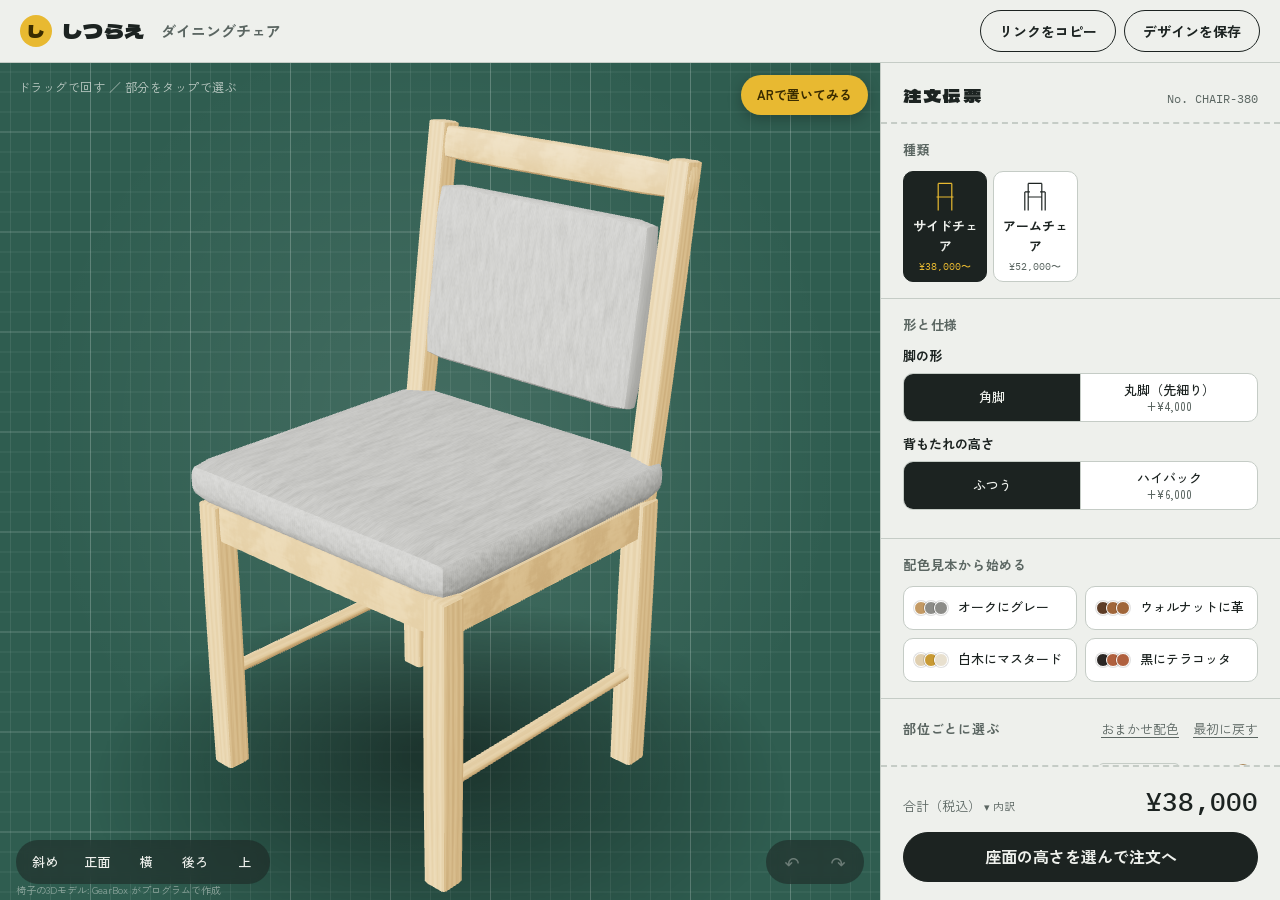
<file: s/chair.html>
<!doctype html>
<html lang="ja">
<head>
<meta charset="utf-8">
<meta name="viewport" content="width=device-width, initial-scale=1">
<title>ダイニングチェアのカスタムオーダー｜しつらえ</title>
<meta name="description" content="木の色と張り地、脚と背もたれまで。色や素材を選ぶと、その場で3Dに反映されます。">
<meta property="og:type" content="website">
<meta property="og:site_name" content="しつらえ">
<meta property="og:title" content="ダイニングチェアのカスタムオーダー｜しつらえ">
<meta property="og:description" content="木の色と張り地、脚と背もたれまで。色や素材を選ぶと、その場で3Dに反映されます。">
<meta property="og:url" content="https://gearbox00.github.io/shitsurae/s/chair.html">
<meta property="og:image" content="https://gearbox00.github.io/shitsurae/assets/og/chair.jpg">
<meta property="og:image:width" content="1200">
<meta property="og:image:height" content="630">
<meta name="twitter:card" content="summary_large_image">
<link rel="canonical" href="https://gearbox00.github.io/shitsurae/simulator.html?p=chair">
<script>
  // 共有されたデザイン（#d=）と、確認用の指定（?debug など）をつけたままシミュレーターへ移る
  location.replace("../simulator.html?p=chair" + (location.search ? '&' + location.search.slice(1) : '') + location.hash);
</script>
</head>
<body>
<p><a href="../simulator.html?p=chair">ダイニングチェアのシミュレーターを開く</a></p>
</body>
</html>
</file>
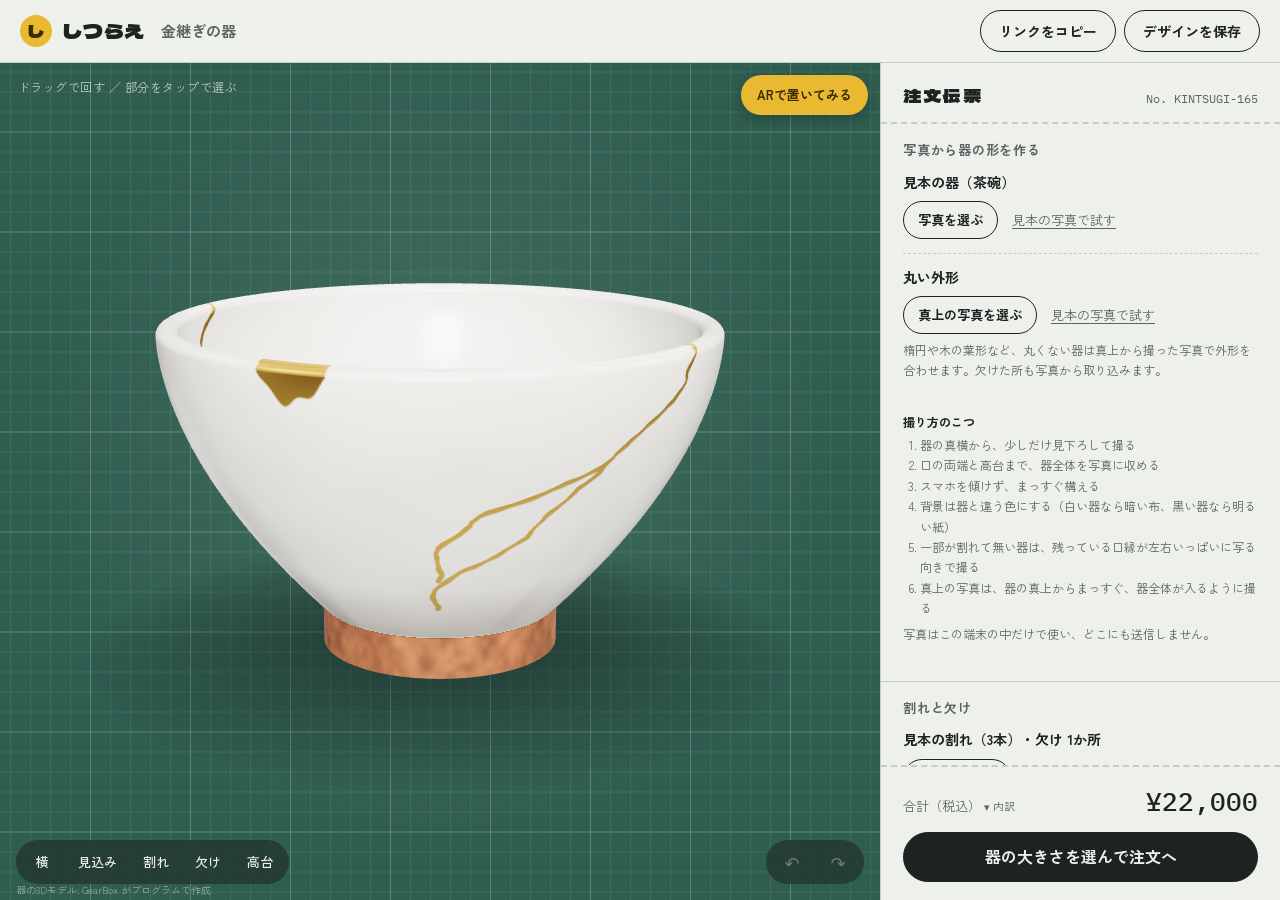
<file: s/kintsugi.html>
<!doctype html>
<html lang="ja">
<head>
<meta charset="utf-8">
<meta name="viewport" content="width=device-width, initial-scale=1">
<title>金継ぎの器のカスタムオーダー｜しつらえ</title>
<meta name="description" content="割れをなぞり、直した姿と見積りまで。色や素材を選ぶと、その場で3Dに反映されます。">
<meta property="og:type" content="website">
<meta property="og:site_name" content="しつらえ">
<meta property="og:title" content="金継ぎの器のカスタムオーダー｜しつらえ">
<meta property="og:description" content="割れをなぞり、直した姿と見積りまで。色や素材を選ぶと、その場で3Dに反映されます。">
<meta property="og:url" content="https://gearbox00.github.io/shitsurae/s/kintsugi.html">
<meta property="og:image" content="https://gearbox00.github.io/shitsurae/assets/og/kintsugi.jpg">
<meta property="og:image:width" content="1200">
<meta property="og:image:height" content="630">
<meta name="twitter:card" content="summary_large_image">
<link rel="canonical" href="https://gearbox00.github.io/shitsurae/simulator.html?p=kintsugi">
<script>
  // 共有されたデザイン（#d=）と、確認用の指定（?debug など）をつけたままシミュレーターへ移る
  location.replace("../simulator.html?p=kintsugi" + (location.search ? '&' + location.search.slice(1) : '') + location.hash);
</script>
</head>
<body>
<p><a href="../simulator.html?p=kintsugi">金継ぎの器のシミュレーターを開く</a></p>
</body>
</html>
</file>
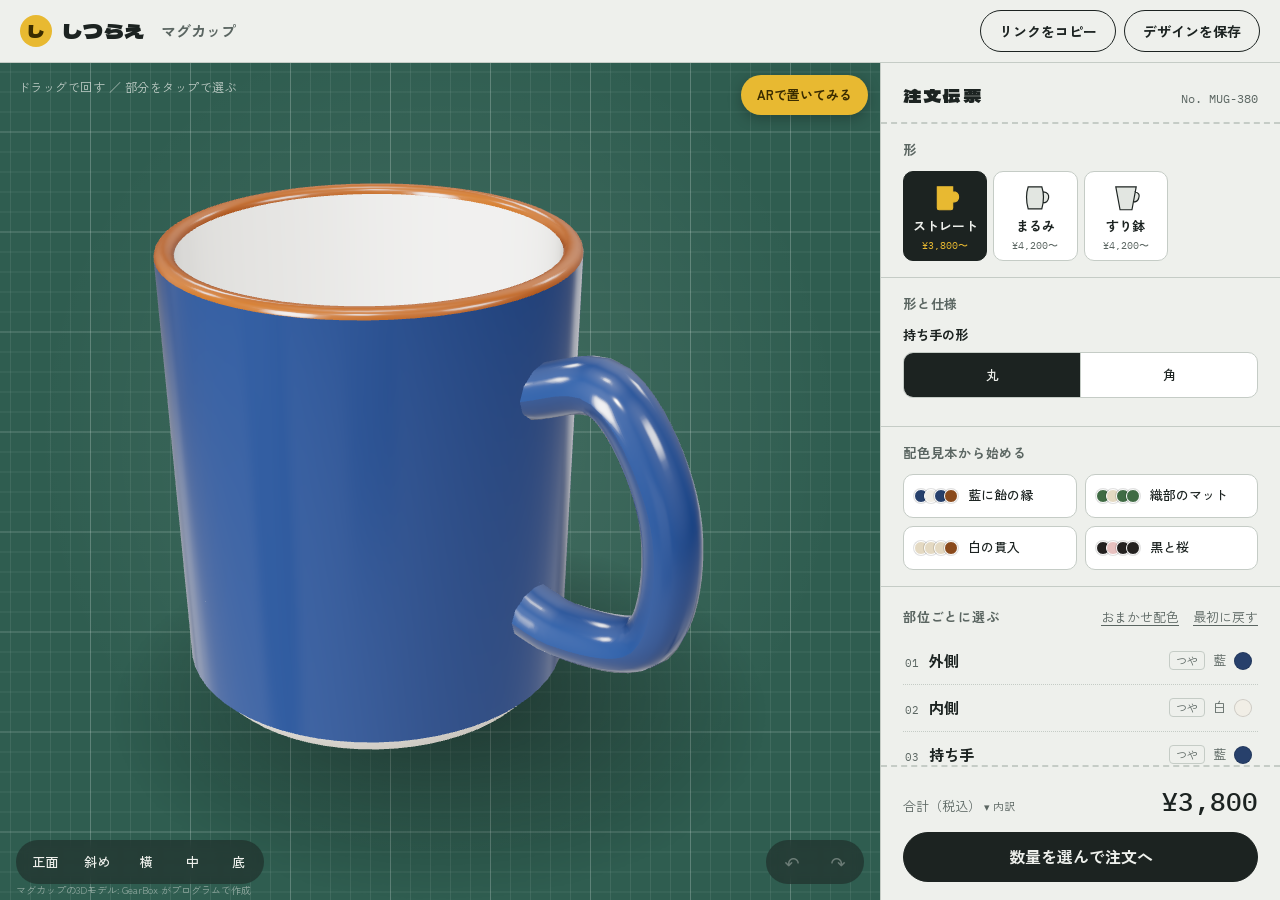
<file: s/mug.html>
<!doctype html>
<html lang="ja">
<head>
<meta charset="utf-8">
<meta name="viewport" content="width=device-width, initial-scale=1">
<title>マグカップのカスタムオーダー｜しつらえ</title>
<meta name="description" content="釉薬の色と仕上げ、名入れまで。色や素材を選ぶと、その場で3Dに反映されます。">
<meta property="og:type" content="website">
<meta property="og:site_name" content="しつらえ">
<meta property="og:title" content="マグカップのカスタムオーダー｜しつらえ">
<meta property="og:description" content="釉薬の色と仕上げ、名入れまで。色や素材を選ぶと、その場で3Dに反映されます。">
<meta property="og:url" content="https://gearbox00.github.io/shitsurae/s/mug.html">
<meta property="og:image" content="https://gearbox00.github.io/shitsurae/assets/og/mug.jpg">
<meta property="og:image:width" content="1200">
<meta property="og:image:height" content="630">
<meta name="twitter:card" content="summary_large_image">
<link rel="canonical" href="https://gearbox00.github.io/shitsurae/simulator.html?p=mug">
<script>
  // 共有されたデザイン（#d=）と、確認用の指定（?debug など）をつけたままシミュレーターへ移る
  location.replace("../simulator.html?p=mug" + (location.search ? '&' + location.search.slice(1) : '') + location.hash);
</script>
</head>
<body>
<p><a href="../simulator.html?p=mug">マグカップのシミュレーターを開く</a></p>
</body>
</html>
</file>
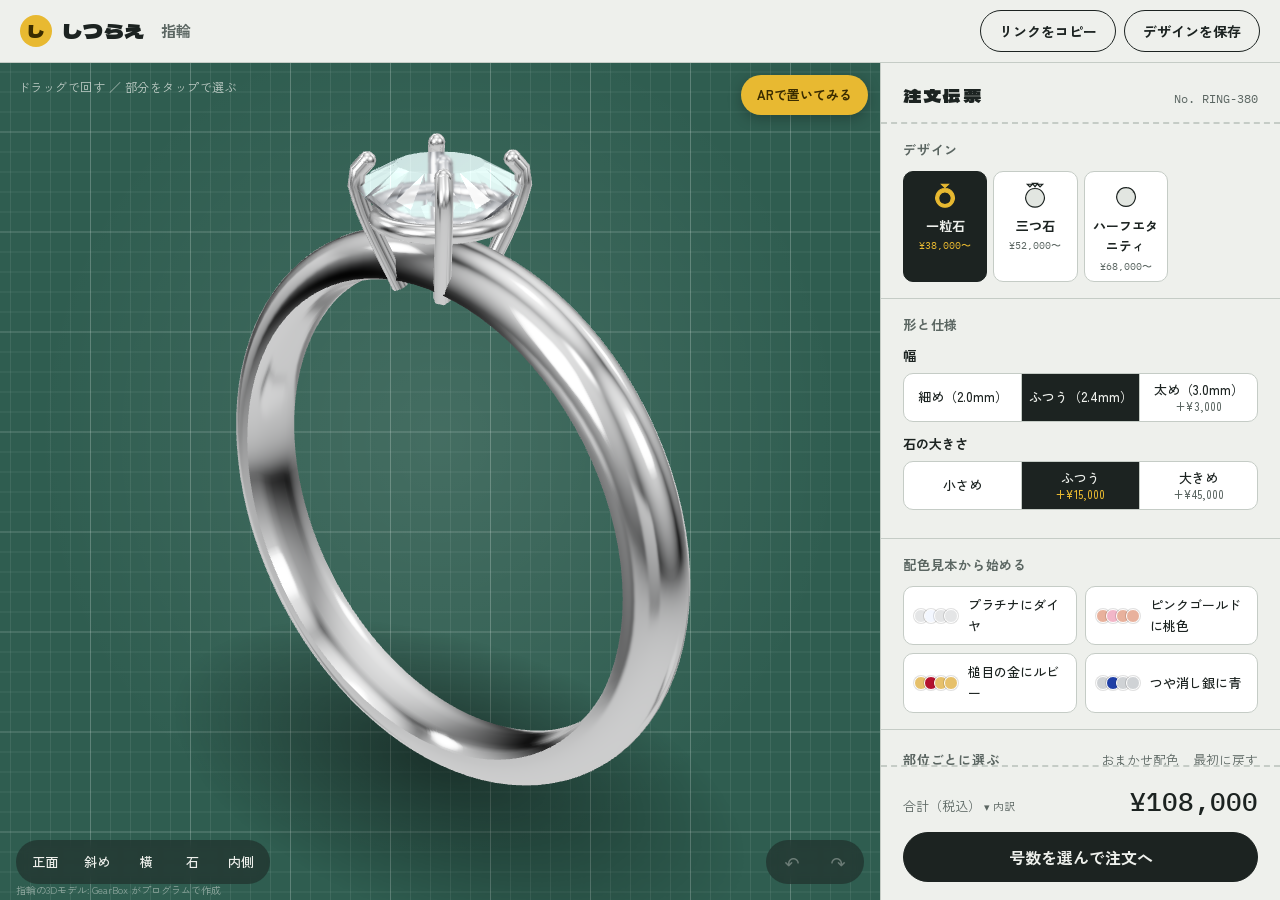
<file: s/ring.html>
<!doctype html>
<html lang="ja">
<head>
<meta charset="utf-8">
<meta name="viewport" content="width=device-width, initial-scale=1">
<title>指輪のカスタムオーダー｜しつらえ</title>
<meta name="description" content="地金と石、幅と仕上げ、内側の刻印まで。色や素材を選ぶと、その場で3Dに反映されます。">
<meta property="og:type" content="website">
<meta property="og:site_name" content="しつらえ">
<meta property="og:title" content="指輪のカスタムオーダー｜しつらえ">
<meta property="og:description" content="地金と石、幅と仕上げ、内側の刻印まで。色や素材を選ぶと、その場で3Dに反映されます。">
<meta property="og:url" content="https://gearbox00.github.io/shitsurae/s/ring.html">
<meta property="og:image" content="https://gearbox00.github.io/shitsurae/assets/og/ring.jpg">
<meta property="og:image:width" content="1200">
<meta property="og:image:height" content="630">
<meta name="twitter:card" content="summary_large_image">
<link rel="canonical" href="https://gearbox00.github.io/shitsurae/simulator.html?p=ring">
<script>
  // 共有されたデザイン（#d=）と、確認用の指定（?debug など）をつけたままシミュレーターへ移る
  location.replace("../simulator.html?p=ring" + (location.search ? '&' + location.search.slice(1) : '') + location.hash);
</script>
</head>
<body>
<p><a href="../simulator.html?p=ring">指輪のシミュレーターを開く</a></p>
</body>
</html>
</file>
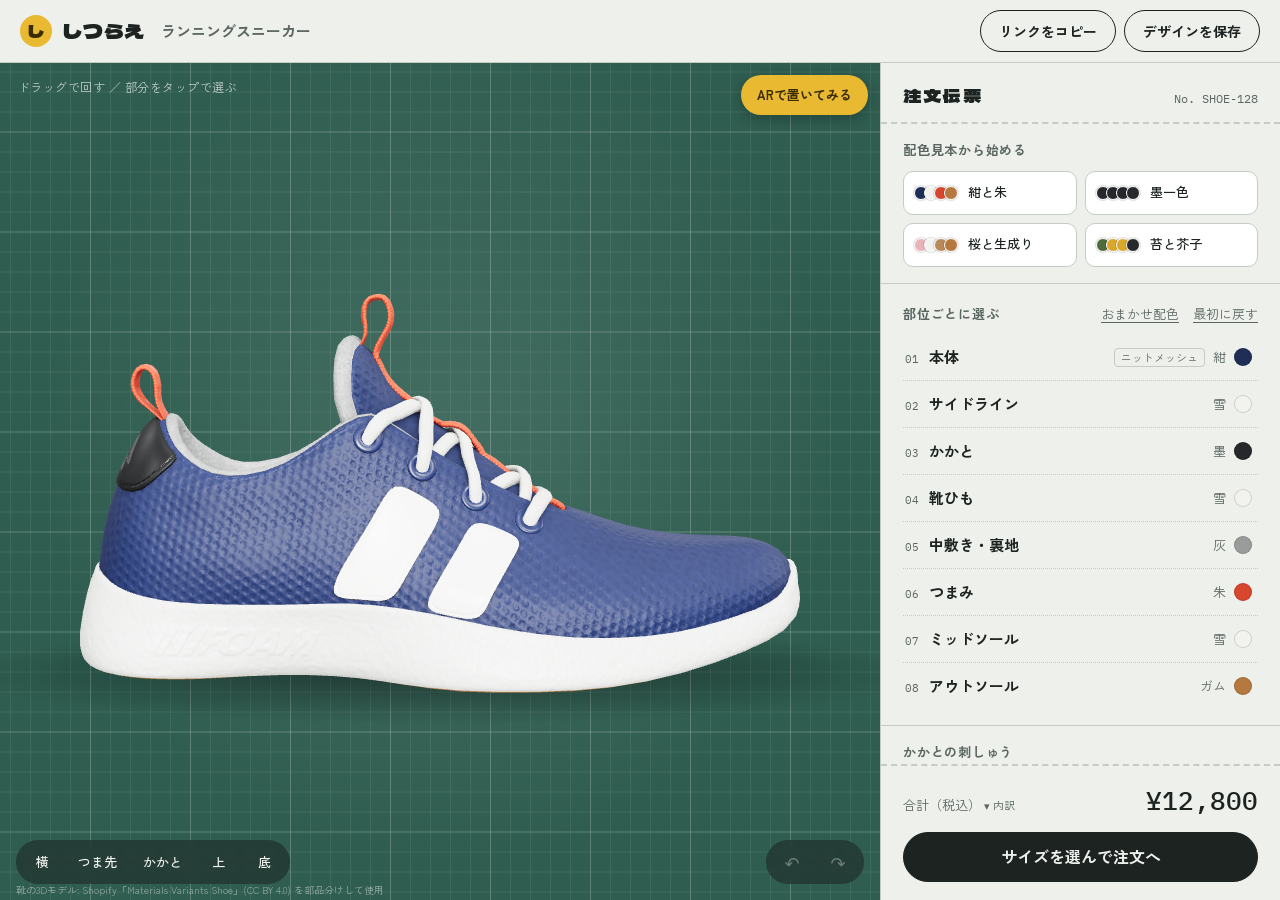
<file: s/shoe.html>
<!doctype html>
<html lang="ja">
<head>
<meta charset="utf-8">
<meta name="viewport" content="width=device-width, initial-scale=1">
<title>ランニングスニーカーのカスタムオーダー｜しつらえ</title>
<meta name="description" content="8つの部位と素材、かかとの刺しゅうまで。色や素材を選ぶと、その場で3Dに反映されます。">
<meta property="og:type" content="website">
<meta property="og:site_name" content="しつらえ">
<meta property="og:title" content="ランニングスニーカーのカスタムオーダー｜しつらえ">
<meta property="og:description" content="8つの部位と素材、かかとの刺しゅうまで。色や素材を選ぶと、その場で3Dに反映されます。">
<meta property="og:url" content="https://gearbox00.github.io/shitsurae/s/shoe.html">
<meta property="og:image" content="https://gearbox00.github.io/shitsurae/assets/og/shoe.jpg">
<meta property="og:image:width" content="1200">
<meta property="og:image:height" content="630">
<meta name="twitter:card" content="summary_large_image">
<link rel="canonical" href="https://gearbox00.github.io/shitsurae/simulator.html?p=shoe">
<script>
  // 共有されたデザイン（#d=）と、確認用の指定（?debug など）をつけたままシミュレーターへ移る
  location.replace("../simulator.html?p=shoe" + (location.search ? '&' + location.search.slice(1) : '') + location.hash);
</script>
</head>
<body>
<p><a href="../simulator.html?p=shoe">ランニングスニーカーのシミュレーターを開く</a></p>
</body>
</html>
</file>
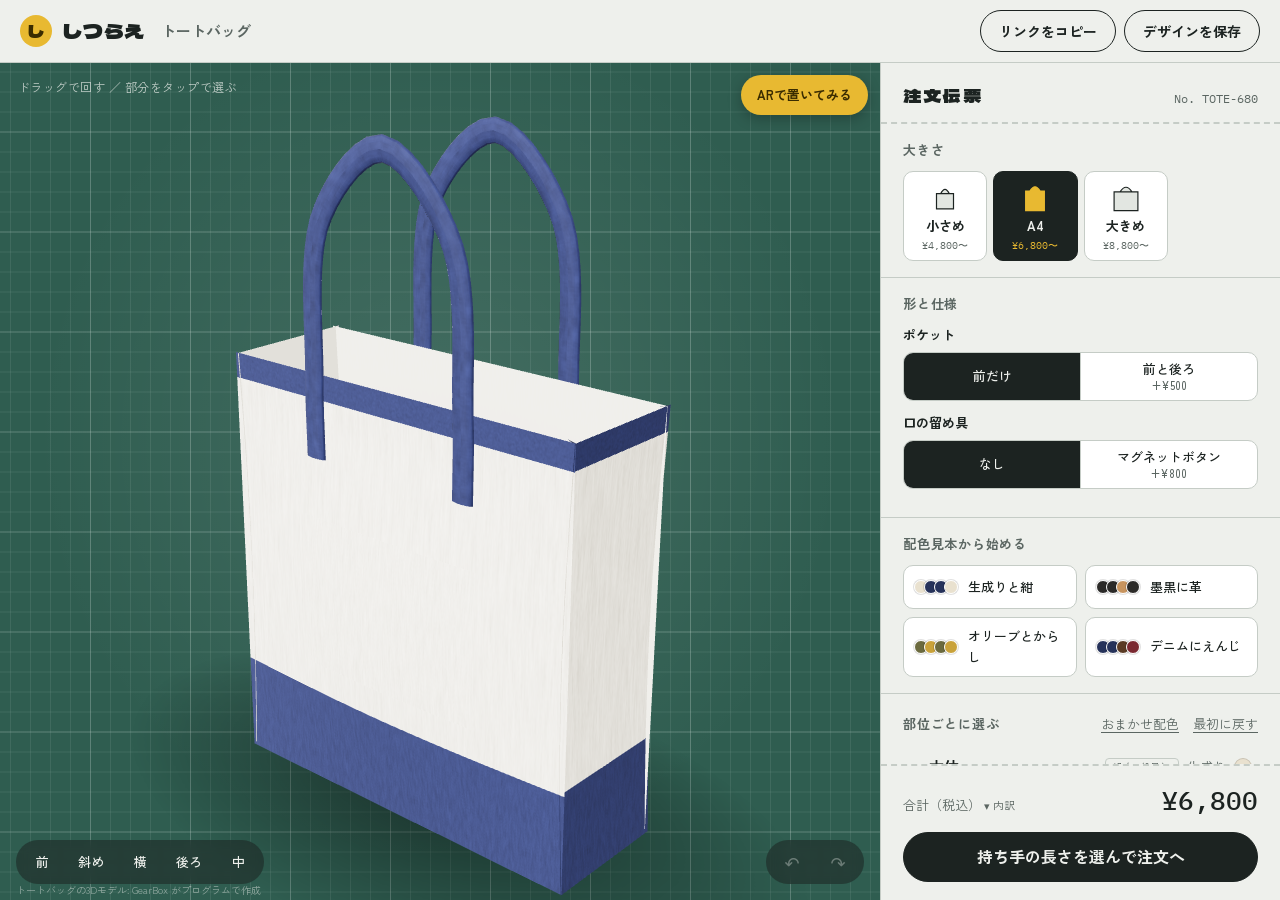
<file: s/tote.html>
<!doctype html>
<html lang="ja">
<head>
<meta charset="utf-8">
<meta name="viewport" content="width=device-width, initial-scale=1">
<title>トートバッグのカスタムオーダー｜しつらえ</title>
<meta name="description" content="6つの部位とポケット、名入れまで。色や素材を選ぶと、その場で3Dに反映されます。">
<meta property="og:type" content="website">
<meta property="og:site_name" content="しつらえ">
<meta property="og:title" content="トートバッグのカスタムオーダー｜しつらえ">
<meta property="og:description" content="6つの部位とポケット、名入れまで。色や素材を選ぶと、その場で3Dに反映されます。">
<meta property="og:url" content="https://gearbox00.github.io/shitsurae/s/tote.html">
<meta property="og:image" content="https://gearbox00.github.io/shitsurae/assets/og/tote.jpg">
<meta property="og:image:width" content="1200">
<meta property="og:image:height" content="630">
<meta name="twitter:card" content="summary_large_image">
<link rel="canonical" href="https://gearbox00.github.io/shitsurae/simulator.html?p=tote">
<script>
  // 共有されたデザイン（#d=）と、確認用の指定（?debug など）をつけたままシミュレーターへ移る
  location.replace("../simulator.html?p=tote" + (location.search ? '&' + location.search.slice(1) : '') + location.hash);
</script>
</head>
<body>
<p><a href="../simulator.html?p=tote">トートバッグのシミュレーターを開く</a></p>
</body>
</html>
</file>
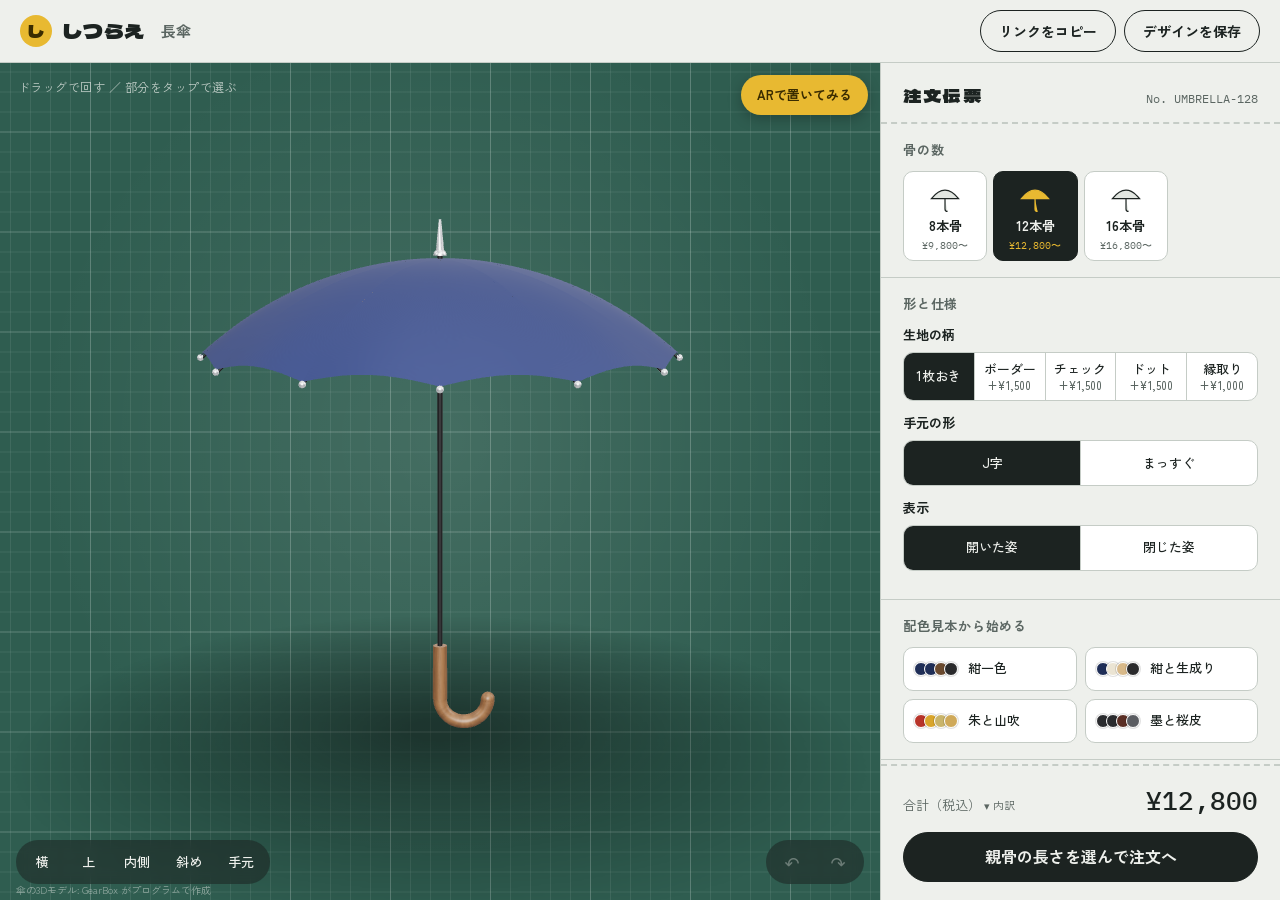
<file: s/umbrella.html>
<!doctype html>
<html lang="ja">
<head>
<meta charset="utf-8">
<meta name="viewport" content="width=device-width, initial-scale=1">
<title>長傘のカスタムオーダー｜しつらえ</title>
<meta name="description" content="骨の数、柄、手元の形まで。色や素材を選ぶと、その場で3Dに反映されます。">
<meta property="og:type" content="website">
<meta property="og:site_name" content="しつらえ">
<meta property="og:title" content="長傘のカスタムオーダー｜しつらえ">
<meta property="og:description" content="骨の数、柄、手元の形まで。色や素材を選ぶと、その場で3Dに反映されます。">
<meta property="og:url" content="https://gearbox00.github.io/shitsurae/s/umbrella.html">
<meta property="og:image" content="https://gearbox00.github.io/shitsurae/assets/og/umbrella.jpg">
<meta property="og:image:width" content="1200">
<meta property="og:image:height" content="630">
<meta name="twitter:card" content="summary_large_image">
<link rel="canonical" href="https://gearbox00.github.io/shitsurae/simulator.html?p=umbrella">
<script>
  // 共有されたデザイン（#d=）と、確認用の指定（?debug など）をつけたままシミュレーターへ移る
  location.replace("../simulator.html?p=umbrella" + (location.search ? '&' + location.search.slice(1) : '') + location.hash);
</script>
</head>
<body>
<p><a href="../simulator.html?p=umbrella">長傘のシミュレーターを開く</a></p>
</body>
</html>
</file>
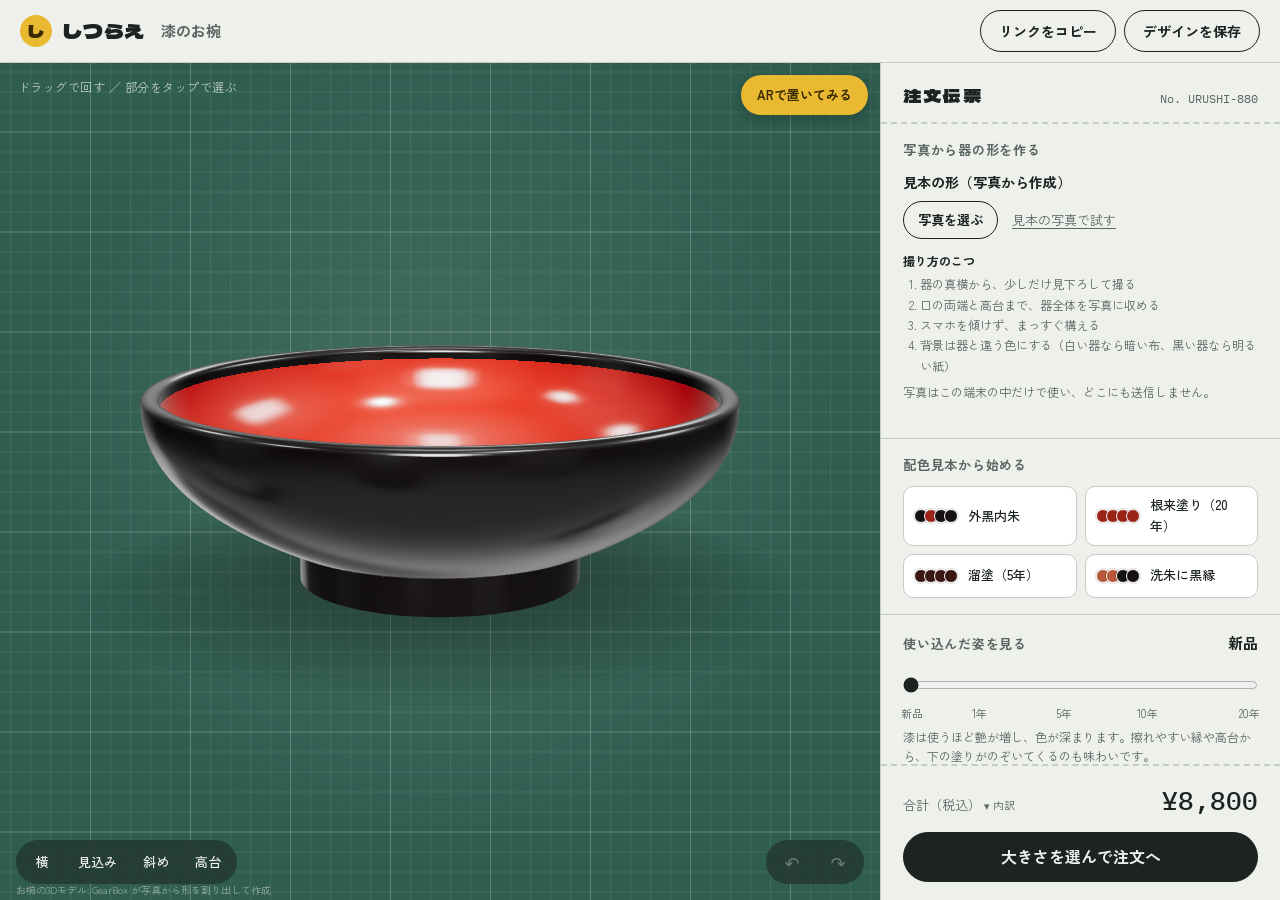
<file: s/urushi.html>
<!doctype html>
<html lang="ja">
<head>
<meta charset="utf-8">
<meta name="viewport" content="width=device-width, initial-scale=1">
<title>漆のお椀のカスタムオーダー｜しつらえ</title>
<meta name="description" content="塗り分けと、20年使い込んだ姿まで。色や素材を選ぶと、その場で3Dに反映されます。">
<meta property="og:type" content="website">
<meta property="og:site_name" content="しつらえ">
<meta property="og:title" content="漆のお椀のカスタムオーダー｜しつらえ">
<meta property="og:description" content="塗り分けと、20年使い込んだ姿まで。色や素材を選ぶと、その場で3Dに反映されます。">
<meta property="og:url" content="https://gearbox00.github.io/shitsurae/s/urushi.html">
<meta property="og:image" content="https://gearbox00.github.io/shitsurae/assets/og/urushi.jpg">
<meta property="og:image:width" content="1200">
<meta property="og:image:height" content="630">
<meta name="twitter:card" content="summary_large_image">
<link rel="canonical" href="https://gearbox00.github.io/shitsurae/simulator.html?p=urushi">
<script>
  // 共有されたデザイン（#d=）と、確認用の指定（?debug など）をつけたままシミュレーターへ移る
  location.replace("../simulator.html?p=urushi" + (location.search ? '&' + location.search.slice(1) : '') + location.hash);
</script>
</head>
<body>
<p><a href="../simulator.html?p=urushi">漆のお椀のシミュレーターを開く</a></p>
</body>
</html>
</file>
<file: css/base.css>
/* しつらえ 共通の見た目 */
:root {
  --mat: #2f5d50;          /* 裁断マットの緑 */
  --mat-deep: #244a40;
  --mat-line: rgba(232, 242, 236, 0.09);
  --mat-line-strong: rgba(232, 242, 236, 0.18);
  --paper: #eef0ec;        /* 伝票の紙（青みのある白） */
  --paper-2: #e2e6e1;
  --ink: #1c2321;
  --muted: #5b6662;
  --rule: #c5ccc6;
  --chalk: #e8b931;        /* チャコ（仕立て用のしるし）の黄 */
  --chalk-ink: #3a2c00;
  --danger: #b3261e;
  --radius: 10px;
  --font-body: 'Zen Kaku Gothic New', system-ui, sans-serif;
  --font-display: 'Dela Gothic One', 'Zen Kaku Gothic New', sans-serif;
  --font-mono: 'IBM Plex Mono', ui-monospace, monospace;
  color-scheme: light;
}

* { box-sizing: border-box; }
[hidden] { display: none !important; }
html, body { margin: 0; }
body {
  font-family: var(--font-body);
  color: var(--ink);
  background: var(--paper);
  line-height: 1.6;
  -webkit-font-smoothing: antialiased;
}
button, input, select { font: inherit; color: inherit; }
a { color: inherit; }
.mono { font-family: var(--font-mono); font-feature-settings: "tnum"; }

:focus-visible { outline: 3px solid var(--chalk); outline-offset: 2px; border-radius: 6px; }

.btn {
  display: inline-flex; align-items: center; justify-content: center; gap: .4em;
  min-height: 42px; padding: 0 18px; border-radius: 999px;
  border: 1.5px solid var(--ink); background: transparent; cursor: pointer;
  font-weight: 700; font-size: 14px; text-decoration: none; white-space: nowrap;
  transition: background .15s, color .15s;
}
.btn.ghost:hover { background: var(--ink); color: var(--paper); }
.btn.primary { background: var(--ink); color: var(--paper); }
.btn.primary:hover { background: var(--mat); border-color: var(--mat); }
.btn.wide { width: 100%; min-height: 50px; font-size: 16px; }
.link { background: none; border: 0; padding: 4px 0; cursor: pointer; text-decoration: underline; text-underline-offset: 3px; color: var(--muted); font-size: 13px; }
.link:hover { color: var(--ink); }

.brand { display: inline-flex; align-items: center; gap: 10px; text-decoration: none; font-family: var(--font-display); font-size: 20px; letter-spacing: .04em; }
.brand-mark {
  display: grid; place-items: center; width: 32px; height: 32px; border-radius: 50%;
  background: var(--chalk); color: var(--chalk-ink); font-size: 17px;
}

.note { font-size: 12px; color: var(--muted); margin: 6px 0 0; }
.err { color: var(--danger); font-size: 13px; font-weight: 700; margin: 8px 0 0; min-height: 1em; }

.toast {
  position: fixed; left: 50%; bottom: 24px; transform: translate(-50%, 20px);
  background: var(--ink); color: var(--paper); padding: 10px 18px; border-radius: 999px;
  font-size: 14px; opacity: 0; pointer-events: none; transition: .25s; z-index: 50;
}
.toast.show { opacity: 1; transform: translate(-50%, 0); }

@media (prefers-reduced-motion: reduce) {
  * { transition: none !important; animation: none !important; scroll-behavior: auto !important; }
}
</file>
<file: css/top.css>
.tbar { display: flex; align-items: center; justify-content: space-between; gap: 20px; padding: 14px 28px; }
.tnav { display: flex; gap: 22px; font-size: 14px; }
.tnav a { text-decoration: none; color: var(--muted); }
.tnav a:hover { color: var(--ink); }

.hero {
  display: grid; grid-template-columns: minmax(0, 5fr) minmax(0, 6fr); gap: 0;
  margin: 8px 28px 0; border-radius: 18px; overflow: hidden; background: var(--paper-2);
  min-height: 560px;
}
.hero-copy { padding: 56px 48px; display: flex; flex-direction: column; justify-content: center; }
.eyebrow { margin: 0 0 14px; font-size: 13px; font-weight: 700; color: var(--mat); letter-spacing: .08em; }
.hero h1 {
  margin: 0; font-family: var(--font-display); font-weight: 400;
  font-size: clamp(34px, 4.4vw, 60px); line-height: 1.25; letter-spacing: .02em;
}
.nowrap { white-space: nowrap; }
.lead { font-size: 16px; color: var(--muted); max-width: 30em; margin: 22px 0 28px; }
.hero-cta { display: flex; gap: 10px; flex-wrap: wrap; }

.hero-stage {
  position: relative; margin: 0; min-height: 420px;
  background-color: var(--mat);
  background-image:
    linear-gradient(var(--mat-line-strong) 1px, transparent 1px),
    linear-gradient(90deg, var(--mat-line-strong) 1px, transparent 1px),
    linear-gradient(var(--mat-line) 1px, transparent 1px),
    linear-gradient(90deg, var(--mat-line) 1px, transparent 1px);
  background-size: 100px 100px, 100px 100px, 20px 20px, 20px 20px;
  background-position: center;
}
.hero-stage canvas { position: absolute; inset: 0; width: 100%; height: 100%; display: block; cursor: grab; touch-action: pan-y; }
.hero-loading { position: absolute; inset: 0; display: grid; place-items: center; color: var(--paper); font-weight: 700; padding: 20px; text-align: center; }
.hero-swatches {
  /* 3Dの描画面（canvas）より手前に出す。出さないと描画面がクリックを受け取り、●が押せない */
  position: absolute; z-index: 3; left: 50%; bottom: 22px; transform: translateX(-50%);
  display: flex; align-items: center; gap: 8px; padding: 6px 8px 6px 16px;
  background: rgba(28, 35, 33, .6); backdrop-filter: blur(6px); border-radius: 999px; color: var(--paper); font-size: 12px;
  white-space: nowrap;
}
.hero-swatches span { margin-right: 4px; min-width: 6.5em; }
.hero-swatches button {
  position: relative; width: 32px; height: 32px; border-radius: 50%; border: 0; background: var(--c); cursor: pointer;
  box-shadow: inset 0 0 0 1px rgba(255,255,255,.35); transition: transform .15s;
}
.hero-swatches button:hover { transform: scale(1.15); }
.hero-swatches button:focus-visible { outline: 2px solid var(--chalk); outline-offset: 3px; }
.hero-swatches button[aria-pressed="true"] { box-shadow: 0 0 0 2px var(--mat-deep), 0 0 0 4px var(--chalk); }
/* 選んでいる色には✓を出す（明るい色の上では暗い✓） */
.hero-swatches button[aria-pressed="true"]::after {
  content: ''; position: absolute; left: 50%; top: 46%; width: 7px; height: 12px;
  border: solid #fff; border-width: 0 2.5px 2.5px 0; transform: translate(-50%, -50%) rotate(45deg);
}
.hero-swatches button.light[aria-pressed="true"]::after { border-color: #1c2321; }

.gallery, .features, .flow { max-width: 1180px; margin: 0 auto; padding: 72px 28px 0; }
.sec-head { display: flex; justify-content: space-between; align-items: end; gap: 20px; flex-wrap: wrap; margin-bottom: 22px; }
h2 { font-family: var(--font-display); font-weight: 400; font-size: 28px; letter-spacing: .06em; margin: 0 0 22px; }
.sec-head h2 { margin: 0; }
.filters { display: flex; gap: 12px; align-items: center; flex-wrap: wrap; }
.cats { display: flex; gap: 6px; flex-wrap: wrap; }
.cats button {
  border: 1px solid var(--rule); background: #fff; border-radius: 999px; padding: 6px 14px; cursor: pointer; font-size: 13px; min-height: 36px;
}
.cats button[aria-pressed="true"] { background: var(--ink); color: var(--paper); border-color: var(--ink); }
.filters input { min-height: 38px; border-radius: 999px; border: 1px solid var(--rule); padding: 0 16px; background: #fff; width: 200px; font-size: 14px; }

.cards { display: grid; grid-template-columns: repeat(auto-fill, minmax(250px, 1fr)); gap: 16px; }
.card {
  position: relative; display: flex; flex-direction: column; text-decoration: none; background: #fff;
  border: 1px solid var(--rule); border-radius: 14px; overflow: hidden; transition: transform .2s, box-shadow .2s;
}
a.card:hover { transform: translateY(-3px); box-shadow: 0 14px 30px rgba(28,35,33,.12); }
.card.soon { opacity: .72; }
.card-swatch {
  height: 132px; background: var(--tone);
  background-image: linear-gradient(rgba(255,255,255,.12) 1px, transparent 1px), linear-gradient(90deg, rgba(255,255,255,.12) 1px, transparent 1px);
  background-size: 22px 22px; display: flex; align-items: end; padding: 12px 14px; color: #fff;
}
.card-swatch { position: relative; height: 168px; }
.card-swatch img { position: absolute; inset: 6px 10px 0; width: calc(100% - 20px); height: calc(100% - 6px); object-fit: contain; transition: transform .3s; }
a.card:hover .card-swatch img { transform: scale(1.05); }
.card-swatch span { position: relative; font-size: 34px; line-height: 1; text-shadow: 0 1px 6px rgba(0,0,0,.35); }
.card-swatch small { font-size: 12px; margin-left: 4px; font-family: var(--font-body); }
.card-body { padding: 14px 16px 18px; }
.card-body h3 { margin: 2px 0 6px; font-size: 18px; }
.card-body p { margin: 0; font-size: 13px; color: var(--muted); }
.card-cat { display: flex; align-items: center; gap: 8px; }
.tag { font-size: 11px; border: 1px solid var(--rule); border-radius: 4px; padding: 0 6px; }
.tag.open { background: var(--chalk); color: var(--chalk-ink); border-color: var(--chalk); font-weight: 700; }
.card-go { position: absolute; top: 12px; right: 14px; color: #fff; font-size: 13px; font-weight: 700; }
.empty { color: var(--muted); }

.feat-list { list-style: none; margin: 0; padding: 0; display: grid; grid-template-columns: repeat(3, 1fr); gap: 0; border-top: 2px solid var(--ink); }
.feat-list li { padding: 20px 22px 24px 0; border-bottom: 1px solid var(--rule); }
.feat-list li:not(:nth-child(3n+1)) { padding-left: 22px; border-left: 1px dashed var(--rule); }
.feat-list h3, .flow-list h3 { margin: 0 0 6px; font-size: 16px; }
.feat-list p, .flow-list p { margin: 0; font-size: 14px; color: var(--muted); }

.flow-list { list-style: none; margin: 0; padding: 0; display: grid; grid-template-columns: repeat(4, 1fr); gap: 14px; counter-reset: step; }
.flow-list li { position: relative; padding: 18px; background: var(--paper-2); border-radius: 12px; }
.flow-list li::before {
  counter-increment: step; content: counter(step);
  display: grid; place-items: center; width: 30px; height: 30px; border-radius: 50%;
  background: var(--chalk); color: var(--chalk-ink); font-family: var(--font-mono); font-weight: 500; margin-bottom: 10px;
}

.tfoot { max-width: 1180px; margin: 80px auto 0; padding: 22px 28px 40px; border-top: 1px solid var(--rule); font-size: 13px; }
.tfoot p { margin: 0 0 4px; }

@media (max-width: 900px) {
  .tbar { padding: 12px 16px; }
  .tnav { display: none; }
  .hero { grid-template-columns: 1fr; margin: 0 16px; min-height: 0; }
  .hero-copy { padding: 32px 22px 28px; }
  .hero-stage { min-height: 340px; order: -1; }
  .gallery, .features, .flow { padding: 52px 16px 0; }
  .filters input { width: 100%; }
  .filters { width: 100%; }
  .feat-list { grid-template-columns: 1fr; }
  .feat-list li, .feat-list li:not(:nth-child(3n+1)) { padding: 16px 0; border-left: 0; }
  .flow-list { grid-template-columns: 1fr 1fr; }
  .tfoot { padding: 22px 16px 40px; }
}
@media (max-width: 480px) {
  .flow-list { grid-template-columns: 1fr; }
  .hero-swatches span { display: none; }
}
</file>
<file: css/admin.css>
.abar { display: flex; align-items: center; gap: 14px; padding: 10px 20px; border-bottom: 1px solid var(--rule); }
.abar-label { flex: 1; font-size: 13px; color: var(--muted); }
.admin { max-width: 1080px; margin: 0 auto; padding: 24px 20px 60px; }
.admin-head h1 { font-family: var(--font-display); font-weight: 400; font-size: 26px; letter-spacing: .1em; margin: 0; }
.stats { display: grid; grid-template-columns: repeat(4, 1fr); gap: 10px; margin: 22px 0; }
.stat { background: #fff; border: 1px solid var(--rule); border-radius: var(--radius); padding: 12px 14px; display: flex; flex-direction: column; }
.stat span { font-size: 12px; color: var(--muted); }
.stat strong { font-size: 22px; font-weight: 500; }
.filters { display: flex; justify-content: space-between; align-items: end; margin-bottom: 12px; gap: 12px; flex-wrap: wrap; }
.filters label { display: flex; flex-direction: column; font-size: 12px; color: var(--muted); gap: 4px; }
.filters select { min-height: 40px; border-radius: 8px; border: 1px solid var(--rule); padding: 0 10px; background: #fff; }
.order-row { background: #fff; border: 1px solid var(--rule); border-radius: var(--radius); margin-bottom: 8px; }
.order-row summary {
  list-style: none; cursor: pointer; display: grid; align-items: center; gap: 14px; padding: 10px 14px;
  grid-template-columns: 96px 1.4fr 1fr 1fr auto 110px;
}
.order-row summary::-webkit-details-marker { display: none; }
.order-row img { width: 96px; border-radius: 6px; background: var(--mat); display: block; }
.o-main { display: flex; flex-direction: column; }
.o-no { font-size: 12px; color: var(--muted); }
.o-name { font-weight: 700; }
.o-meta, .o-date { font-size: 13px; color: var(--muted); }
.o-total { font-size: 17px; font-weight: 500; }
.o-status { min-height: 38px; border-radius: 8px; border: 1px solid var(--rule); background: var(--paper); padding: 0 8px; }
.o-detail { padding: 4px 14px 16px 124px; }
.o-detail table { border-collapse: collapse; font-size: 13px; margin-bottom: 8px; min-width: 60%; }
.o-detail th { text-align: left; font-weight: 500; color: var(--muted); padding: 4px 18px 4px 0; border-bottom: 1px dotted var(--rule); }
.o-detail td { padding: 4px 0; border-bottom: 1px dotted var(--rule); }
.empty { text-align: center; padding: 50px 0; }

@media (max-width: 760px) {
  .abar-label { display: none; }
  .abar .brand { flex: 1; }
  .stats { grid-template-columns: 1fr 1fr; }
  .order-row summary { grid-template-columns: 80px 1fr auto; gap: 6px 10px; }
  .order-row img { width: 80px; grid-row: span 3; }
  .o-meta, .o-date { grid-column: 2 / 4; }
  .o-total { grid-column: 2; }
  .o-status { grid-column: 3; }
  .o-detail { padding: 4px 14px 16px; }
  .o-detail table { min-width: 100%; }
}
</file>
<file: css/sim.css>
/* シミュレーター画面 */
body.sim { height: 100dvh; display: flex; flex-direction: column; overflow: hidden; }

.bar {
  display: flex; align-items: center; gap: 16px; padding: 10px 20px;
  border-bottom: 1px solid var(--rule); background: var(--paper);
}
.bar-title { margin: 0; flex: 1; font-weight: 700; font-size: 15px; color: var(--muted); }
.bar-actions { display: flex; gap: 8px; }

.layout { flex: 1; min-height: 0; display: grid; grid-template-columns: 1fr 400px; }

/* 裁断マット */
.stage {
  position: relative; min-height: 0; overflow: hidden;
  background-color: var(--mat);
  background-image:
    linear-gradient(var(--mat-line-strong) 1px, transparent 1px),
    linear-gradient(90deg, var(--mat-line-strong) 1px, transparent 1px),
    linear-gradient(var(--mat-line) 1px, transparent 1px),
    linear-gradient(90deg, var(--mat-line) 1px, transparent 1px),
    radial-gradient(ellipse at 50% 45%, rgba(255,255,255,.10), transparent 65%);
  background-size: 100px 100px, 100px 100px, 20px 20px, 20px 20px, 100% 100%;
  background-position: center;
}
.stage canvas { display: block; width: 100%; height: 100%; touch-action: none; cursor: grab; }
.stage canvas:active { cursor: grabbing; }
.stage-loading {
  position: absolute; inset: 0; display: grid; place-items: center; padding: 24px; text-align: center;
  color: var(--paper); font-weight: 700;
}
.stage-hint {
  position: absolute; top: 14px; left: 18px; margin: 0;
  color: rgba(238, 240, 236, .75); font-size: 12px; letter-spacing: .04em; pointer-events: none;
}
.tip {
  position: absolute; top: 0; left: 0; pointer-events: none;
  background: var(--chalk); color: var(--chalk-ink); font-weight: 700; font-size: 12px;
  padding: 3px 9px; border-radius: 4px; white-space: nowrap;
}
.views, .history {
  position: absolute; bottom: 16px; display: flex; gap: 2px;
  background: rgba(28, 35, 33, .55); padding: 4px; border-radius: 999px; backdrop-filter: blur(6px);
}
.views { left: 16px; }
.history { right: 16px; }
.views button, .history button {
  border: 0; background: transparent; color: var(--paper); min-width: 44px; min-height: 36px;
  padding: 0 12px; border-radius: 999px; cursor: pointer; font-size: 13px; font-weight: 500;
}
.history button { font-size: 18px; padding: 0; }
.views button:hover, .history button:hover:not(:disabled) { background: rgba(238,240,236,.16); }
.history button:disabled { opacity: .35; cursor: default; }

/* 注文伝票 */
.slip {
  display: flex; flex-direction: column; min-height: 0; overflow-y: auto;
  background: var(--paper); border-left: 1px solid var(--rule);
  position: relative;
}
/* 伝票のミシン目 */
.slip::before {
  content: ""; position: sticky; top: 0; display: block; height: 0;
}
.slip-head {
  display: flex; justify-content: space-between; align-items: baseline;
  padding: 18px 22px 12px; border-bottom: 2px dashed var(--rule);
}
.slip-label { font-family: var(--font-display); font-size: 18px; letter-spacing: .12em; }
.slip-no { font-size: 12px; color: var(--muted); }

.slip-sec { padding: 16px 22px; border-bottom: 1px solid var(--rule); }
.sec-row { display: flex; justify-content: space-between; align-items: baseline; }
.sec-title { margin: 0 0 10px; font-size: 13px; font-weight: 700; color: var(--muted); letter-spacing: .06em; }

.variants { display: grid; grid-template-columns: repeat(4, 1fr); gap: 6px; }
.variant {
  display: flex; flex-direction: column; align-items: center; gap: 2px; padding: 8px 4px 6px;
  border: 1px solid var(--rule); background: #fff; border-radius: var(--radius); cursor: pointer; min-height: 44px;
}
.variant svg { width: 34px; height: 34px; fill: var(--paper-2); stroke: var(--ink); stroke-width: 1.4; }
.variant-name { font-size: 13px; font-weight: 700; }
.variant-meta { font-size: 10px; color: var(--muted); }
.variant:hover { border-color: var(--ink); }
.variant[aria-checked="true"] { background: var(--ink); color: var(--paper); border-color: var(--ink); }
.variant[aria-checked="true"] svg { fill: var(--chalk); stroke: var(--chalk); }
.variant[aria-checked="true"] .variant-meta { color: var(--chalk); }

.age-label { font-size: 15px; }
.age input[type=range] { width: 100%; accent-color: var(--ink); margin: 6px 0 2px; height: 28px; }
.age-ticks { position: relative; height: 16px; font-size: 11px; color: var(--muted); margin: 0 9px; }
.age-ticks span { position: absolute; transform: translateX(-50%); white-space: nowrap; }

.shape-status { margin: 0 0 8px; font-weight: 700; font-size: 14px; }
.shape-actions { display: flex; align-items: center; gap: 14px; }
.plan-row { margin-top: 14px; padding-top: 12px; border-top: 1px dashed var(--rule); }
.check-field { display: flex; align-items: center; gap: 8px; margin: 12px 0 4px; font-size: 13px; font-weight: 700; cursor: pointer; }
.check-field input { width: 18px; height: 18px; accent-color: var(--ink); }
.tips-title { margin: 12px 0 4px; font-size: 12px; font-weight: 700; }
.shoot-tips { margin: 0; padding-left: 1.4em; font-size: 12px; color: var(--muted); line-height: 1.7; }
.btn.small { min-height: 38px; padding: 0 14px; font-size: 13px; }

/* 割れの編集 */
.edit-bar {
  position: absolute; top: 12px; left: 50%; transform: translateX(-50%); z-index: 3;
  display: grid; grid-template-columns: auto auto; align-items: center; gap: 6px 10px;
  background: rgba(28, 35, 33, .82); backdrop-filter: blur(6px); color: var(--paper);
  padding: 8px 10px; border-radius: 14px; width: max-content; max-width: calc(100% - 24px);
}
.edit-modes { display: flex; gap: 2px; background: rgba(238,240,236,.08); border-radius: 999px; padding: 3px; }
.edit-modes button {
  border: 0; background: transparent; color: var(--paper); min-height: 38px; padding: 0 12px;
  border-radius: 999px; cursor: pointer; font-size: 13px; font-weight: 700; white-space: nowrap;
}
.edit-modes button[aria-pressed="true"] { background: var(--chalk); color: var(--chalk-ink); }
.edit-done { grid-column: 2; grid-row: 1; border: 1.5px solid var(--chalk); background: transparent; color: var(--chalk); min-height: 38px; padding: 0 16px; border-radius: 999px; font-weight: 700; cursor: pointer; }
.chip-sizes { grid-column: 1 / -1; display: flex; align-items: center; justify-content: center; gap: 4px; font-size: 12px; }
.chip-sizes[hidden] { display: none; }
.chip-sizes span { margin-right: 4px; color: rgba(238,240,236,.85); }
.chip-sizes button {
  border: 1.5px solid rgba(238,240,236,.35); background: transparent; color: var(--paper);
  min-width: 44px; min-height: 34px; border-radius: 999px; font-weight: 700; cursor: pointer;
}
.chip-sizes button[aria-pressed="true"] { background: var(--chalk); color: var(--chalk-ink); border-color: var(--chalk); }
.edit-hint { grid-column: 1 / -1; margin: 0; font-size: 12px; color: rgba(238,240,236,.85); text-align: center; }
body.editing .stage-hint, body.editing .views { opacity: .35; }

.photo { width: min(1000px, calc(100vw - 24px)); max-height: calc(100dvh - 24px); }
/* AR */
.ar-btn {
  position: absolute; top: 12px; right: 12px; z-index: 2; border: 0; border-radius: 999px; padding: 0 16px; min-height: 40px;
  background: var(--chalk); color: var(--chalk-ink); font-weight: 700; font-size: 13px; cursor: pointer; box-shadow: 0 4px 14px rgba(0,0,0,.25);
}
.ar-btn[hidden] { display: none; }
body.editing .ar-btn { display: none; }
.ar-body { padding: 14px 22px 20px; overflow-y: auto; }
.ar-stage { height: min(60dvh, 560px); background: var(--paper-2); border-radius: 10px; overflow: hidden; }
.ar-stage model-viewer { width: 100%; height: 100%; --poster-color: transparent; }
.ar-go { position: absolute; left: 50%; bottom: 16px; transform: translateX(-50%); }
#arStatus { margin-top: 10px; color: var(--ink); font-weight: 700; }
.photo-inner { display: flex; flex-direction: column; max-height: calc(100dvh - 24px); }
.photo-body { display: grid; grid-template-columns: 1fr 260px; gap: 18px; padding: 16px 22px; overflow-y: auto; }
.photo-stage { min-width: 0; display: flex; justify-content: center; background: var(--paper-2); border-radius: 10px; }
.photo-stage canvas { display: block; max-width: 100%; touch-action: none; cursor: crosshair; border-radius: 10px; }
.photo-legend { margin: 10px 0; padding: 0; list-style: none; font-size: 13px; }
.photo-legend li { display: flex; align-items: center; gap: 8px; padding: 3px 0; }
.photo-legend b { display: grid; place-items: center; width: 22px; height: 22px; border-radius: 50%; background: var(--ink); color: var(--chalk); font-size: 12px; }
.rim-field { display: flex; flex-direction: column; gap: 4px; font-size: 13px; font-weight: 700; margin-top: 6px; }
.rim-field input { min-height: 42px; border-radius: 8px; border: 1px solid var(--rule); padding: 0 10px; font-size: 16px; background: #fff; width: 120px; }
.shape-nums { font-size: 12px; margin: 10px 0 0; }

.presets { display: grid; grid-template-columns: 1fr 1fr; gap: 8px; }
.preset {
  display: flex; align-items: center; gap: 10px; text-align: left;
  border: 1px solid var(--rule); background: #fff; border-radius: var(--radius);
  padding: 8px 10px; cursor: pointer; font-size: 13px; font-weight: 500; min-height: 44px;
}
.preset:hover { border-color: var(--ink); }
.preset-dots { display: inline-flex; }
.preset-dots i { width: 14px; height: 14px; border-radius: 50%; border: 1.5px solid #fff; margin-left: -4px; box-shadow: 0 0 0 1px rgba(0,0,0,.12); }
.preset-dots i:first-child { margin-left: 0; }

/* 部位の行 = 伝票の明細行 */
.parts { list-style: none; margin: 0; padding: 0; counter-reset: part; }
.part { border-bottom: 1px dotted var(--rule); }
.part:last-child { border-bottom: 0; }
.part-row {
  width: 100%; display: flex; align-items: center; justify-content: space-between; gap: 12px;
  background: none; border: 0; padding: 11px 2px; cursor: pointer; text-align: left; min-height: 46px;
}
.part-name { font-weight: 700; font-size: 15px; }
.part-name::before {
  counter-increment: part; content: counter(part, decimal-leading-zero);
  font-family: var(--font-mono); font-size: 11px; color: var(--muted); margin-right: 10px; font-weight: 400;
}
.part-val { display: inline-flex; align-items: center; gap: 8px; font-size: 13px; color: var(--muted); }
.part-mat { font-size: 11px; border: 1px solid var(--rule); border-radius: 4px; padding: 0 6px; }
.part.open .part-row { color: var(--ink); }
.part.open .part-name { box-shadow: inset 0 -6px 0 rgba(232, 185, 49, .55); }
.dot { display: inline-block; width: 18px; height: 18px; border-radius: 50%; box-shadow: inset 0 0 0 1px rgba(0,0,0,.15); vertical-align: -4px; margin-right: 4px; }

.part-edit { padding: 2px 0 14px; }
.swatches { display: flex; flex-wrap: wrap; gap: 8px; }
.sw {
  position: relative; width: 36px; height: 36px; border-radius: 50%; border: 0; cursor: pointer;
  background: var(--c); box-shadow: inset 0 0 0 1px rgba(0,0,0,.15);
}
.sw.small { width: 30px; height: 30px; }
/* 金属の色は、光が当たったように見せる */
.sw.metal {
  background:
    radial-gradient(circle at 32% 28%, rgba(255,255,255,.75) 0, rgba(255,255,255,0) 38%),
    linear-gradient(140deg, var(--c) 10%, color-mix(in srgb, var(--c) 55%, #000) 55%, var(--c) 90%);
}
.sw[aria-checked="true"], .sw.custom.on { box-shadow: 0 0 0 2px var(--paper), 0 0 0 4px var(--ink); }
.sw.custom {
  display: grid; place-items: center; overflow: hidden;
  background: conic-gradient(#d8462e, #d9a72b, #a3b46a, #7fa7d6, #5b3a5e, #d8462e);
  color: #fff; font-weight: 700; text-shadow: 0 0 3px rgba(0,0,0,.6);
}
.sw.custom input { position: absolute; inset: 0; opacity: 0; cursor: pointer; width: 100%; height: 100%; }

.opt-label { margin: 0 0 6px; font-size: 13px; font-weight: 700; }
.opt .seg { flex-wrap: wrap; }
.seg { display: flex; border: 1px solid var(--rule); border-radius: var(--radius); overflow: hidden; margin-bottom: 12px; background: #fff; }
.seg button {
  flex: 1; border: 0; background: none; padding: 8px 6px; cursor: pointer; font-size: 13px; font-weight: 500;
  display: flex; flex-direction: column; align-items: center; line-height: 1.3; min-height: 44px; justify-content: center;
}
.seg button + button { border-left: 1px solid var(--rule); }
.seg button small { font-size: 11px; color: var(--muted); }
.seg button[aria-checked="true"] { background: var(--ink); color: var(--paper); }
.seg button[aria-checked="true"] small { color: var(--chalk); }

.text-row { display: flex; align-items: center; gap: 8px; }
.text-row input {
  flex: 1; min-width: 0; min-height: 44px; padding: 0 12px; border-radius: var(--radius);
  border: 1px solid var(--rule); background: #fff; font-size: 16px;
}
.count { font-size: 12px; color: var(--muted); }
.text-opts { display: flex; align-items: center; gap: 14px; margin-top: 10px; }
.text-opts .seg { flex: 1; margin: 0; }
.chips { display: flex; gap: 6px; }

.saved { display: grid; grid-template-columns: repeat(3, 1fr); gap: 8px; }
.saved-item { margin: 0; }
.saved-open { display: block; width: 100%; padding: 0; border: 1px solid var(--rule); border-radius: 8px; overflow: hidden; background: var(--mat); cursor: pointer; }
.saved-open img { display: block; width: 100%; }
.saved-item figcaption { display: flex; justify-content: space-between; align-items: center; font-size: 11px; color: var(--muted); margin-top: 2px; }
.compare-btn { margin-top: 10px; width: 100%; }
.compare-body { padding: 14px 22px 22px; overflow-y: auto; }
.compare-scroll { overflow-x: auto; margin-top: 8px; }
.compare { border-collapse: collapse; font-size: 13px; min-width: 100%; }
.compare th, .compare td { border-bottom: 1px solid var(--rule); padding: 8px 10px; vertical-align: top; text-align: left; }
.compare thead td { min-width: 150px; border-bottom: 2px solid var(--ink); }
.compare tbody th { color: var(--muted); font-weight: 700; white-space: nowrap; position: sticky; left: 0; background: var(--paper); }
.compare img { display: block; width: 100%; max-width: 220px; border-radius: 8px; background: var(--mat); }
.compare .cmp-name { font-weight: 700; margin: 6px 0 2px; }
.compare .cmp-total { font-family: var(--font-mono); font-size: 16px; font-weight: 700; }
.compare tr.diff td { background: rgba(232, 185, 49, .18); }
.compare .dot { display: inline-block; width: 10px; height: 10px; border-radius: 50%; margin-right: 4px; vertical-align: -1px; border: 1px solid rgba(0,0,0,.15); }
.saved-del { border: 0; background: none; cursor: pointer; color: var(--muted); font-size: 14px; min-width: 28px; min-height: 28px; }

.slip-foot {
  position: sticky; bottom: 0; margin-top: auto; padding: 14px 22px 18px;
  background: var(--paper); border-top: 2px dashed var(--rule);
}
.breakdown summary {
  list-style: none; display: flex; justify-content: space-between; align-items: baseline; cursor: pointer; margin-bottom: 10px;
  font-size: 13px; color: var(--muted);
}
.breakdown summary::-webkit-details-marker { display: none; }
.breakdown summary span::after { content: " ▾ 内訳"; font-size: 11px; }
.breakdown[open] summary span::after { content: " ▴ 内訳"; }
.total { font-size: 26px; color: var(--ink); font-weight: 500; }
.lines { list-style: none; padding: 0; margin: 0 0 12px; font-size: 12px; }
.lines li { display: flex; justify-content: space-between; padding: 3px 0; border-bottom: 1px dotted var(--rule); }
.sec-links { display: inline-flex; gap: 14px; }

.credit { position: fixed; left: 16px; bottom: 2px; margin: 0; font-size: 10px; color: rgba(238,240,236,.5); pointer-events: none; }

/* 発注書 */
dialog { border: 0; padding: 0; border-radius: 14px; color: var(--ink); background: var(--paper); box-shadow: 0 30px 80px rgba(0,0,0,.35); }
dialog::backdrop { background: rgba(20, 30, 27, .55); }
.order { width: min(860px, calc(100vw - 32px)); max-height: calc(100dvh - 32px); }
.order-inner { display: flex; flex-direction: column; max-height: calc(100dvh - 32px); }
.order-head { display: flex; justify-content: space-between; align-items: center; padding: 16px 22px; border-bottom: 2px dashed var(--rule); }
.order-head h2 { margin: 0; font-family: var(--font-display); font-weight: 400; letter-spacing: .14em; font-size: 20px; }
.close { border: 0; background: none; font-size: 24px; cursor: pointer; min-width: 44px; min-height: 44px; }
.order-body { overflow-y: auto; padding: 18px 22px; }
.shots { display: grid; grid-template-columns: repeat(3, 1fr); gap: 8px; margin-bottom: 16px; }
.shots img { width: 100%; border-radius: 8px; background: var(--mat); display: block; }
.spec { width: 100%; border-collapse: collapse; font-size: 14px; margin-bottom: 16px; }
.spec th { text-align: left; font-weight: 500; color: var(--muted); width: 38%; padding: 6px 0; border-bottom: 1px dotted var(--rule); }
.spec td { padding: 6px 0; border-bottom: 1px dotted var(--rule); }
.fields { display: grid; grid-template-columns: 1fr 1fr; gap: 12px; }
.fields label { display: flex; flex-direction: column; gap: 4px; font-size: 13px; font-weight: 700; }
.fields input, .fields select { min-height: 44px; padding: 0 10px; border-radius: 8px; border: 1px solid var(--rule); background: #fff; font-weight: 400; font-size: 16px; }
.order-foot { display: flex; align-items: center; gap: 10px; padding: 14px 22px; border-top: 1px solid var(--rule); flex-wrap: wrap; }
.order-total { margin-right: auto; font-size: 18px; }
.order-note { color: var(--ink); background: var(--paper-2); padding: 8px 12px; border-radius: 8px; }

.done { padding: 28px; text-align: center; width: min(420px, calc(100vw - 32px)); }
.done-label { margin: 0; font-weight: 700; }
.done-no { font-size: 26px; margin: 8px 0; letter-spacing: .06em; }
.done-actions { display: flex; gap: 10px; justify-content: center; margin-top: 18px; flex-wrap: wrap; }

/* スマホ：上に3D、下に伝票 */
@media (max-width: 860px) {
  body.sim { height: auto; overflow: auto; }
  .bar { padding: 8px 14px; gap: 10px; }
  .bar-title { display: none; }
  .bar-actions .btn { padding: 0 12px; font-size: 12px; min-height: 38px; }
  .brand { font-size: 17px; }
  .brand-mark { width: 28px; height: 28px; font-size: 15px; }
  .layout { display: block; }
  .stage { position: sticky; top: 0; height: 42svh; z-index: 2; }
  .part { scroll-margin-top: calc(42svh + 8px); scroll-margin-bottom: 84px; }
  .stage-hint { font-size: 11px; top: 10px; left: 12px; }
  .views { left: 8px; bottom: 10px; }
  .views button { min-width: 0; padding: 0 9px; font-size: 12px; }
  .history { right: 8px; bottom: 10px; }
  .slip { border-left: 0; overflow: visible; }
  .slip-head, .slip-sec, .slip-foot { padding-left: 16px; padding-right: 16px; }
  .slip-foot {
    display: grid; grid-template-columns: auto 1fr; align-items: center; gap: 4px 14px;
    padding-top: 10px; padding-bottom: calc(10px + env(safe-area-inset-bottom)); z-index: 3;
  }
  .breakdown summary { margin: 0; flex-direction: column; align-items: flex-start; gap: 0; line-height: 1.2; }
  .breakdown summary span { font-size: 11px; }
  .total { font-size: 22px; }
  .breakdown[open] { grid-column: 1 / -1; }
  .slip-foot .btn.wide { min-height: 46px; font-size: 15px; }
  .credit { position: static; color: var(--muted); padding: 0 16px 16px; }
  .shots { grid-template-columns: 1fr 1fr; }
  .shots img:nth-child(3) { display: none; }
  .fields { grid-template-columns: 1fr; }
  .order-foot .btn { flex: 1; }
  .photo-body { grid-template-columns: 1fr; padding: 12px; }
  /* 編集中は3Dを縦に広げ、切り替えボタンは1行に詰める */
  body.editing .stage { height: 70svh; }
  .edit-bar { top: 6px; padding: 4px; gap: 2px 4px; grid-template-columns: 1fr auto; border-radius: 12px; }
  .edit-modes button { padding: 0 7px; font-size: 12px; min-height: 36px; }
  .edit-done { min-height: 36px; padding: 0 10px; font-size: 12px; }
  .edit-hint { font-size: 11px; white-space: nowrap; overflow: hidden; text-overflow: ellipsis; }
  .order-total { width: 100%; }
}

/* 印刷：発注書だけを出す */
@media print {
  body.sim { height: auto; overflow: visible; background: #fff; }
  body.sim > *:not(#orderDlg) { display: none !important; }
  #orderDlg { position: static; box-shadow: none; width: 100%; max-height: none; }
  .order-inner { max-height: none; }
  .order-body { overflow: visible; }
  .close, .order-foot .btn, .fields, .order-body .note, .err { display: none !important; }
  .shots img { background: #fff; border: 1px solid #ccc; }
}
</file>
